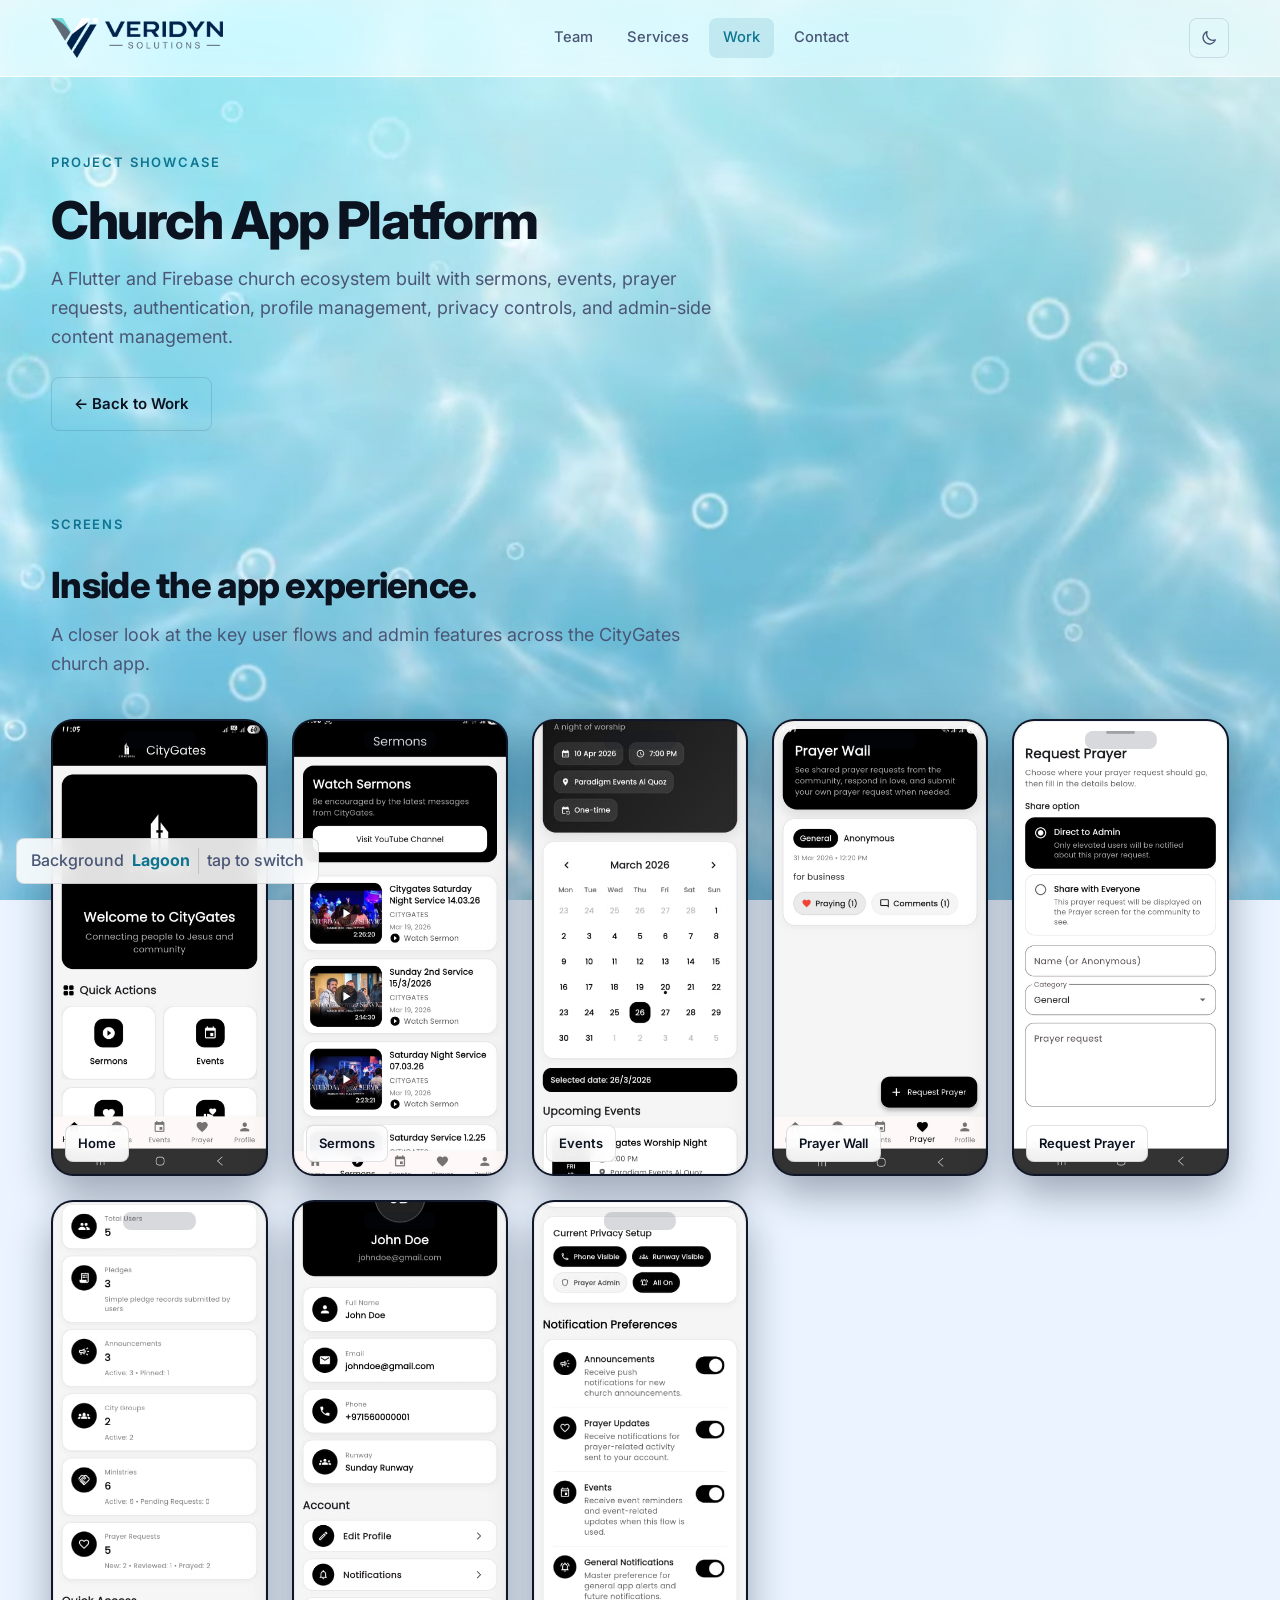
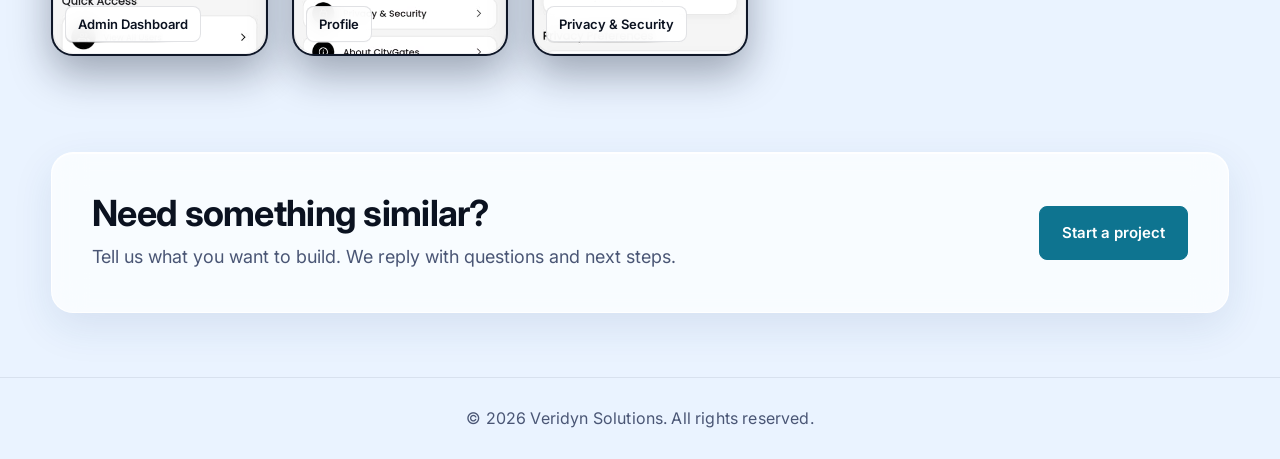
<file: church-app.html>
<!DOCTYPE html>
<html lang="en">
<head>
  <meta charset="UTF-8" />
  <meta name="viewport" content="width=device-width, initial-scale=1.0" />
  <title>Church App Platform | Veridyn Solutions</title>
  <meta name="description" content="A Flutter and Firebase church ecosystem featuring sermons, events, prayer, admin tools, and profile management." />
  <meta name="theme-color" content="#070b17" />
  <meta property="og:title" content="Church App Platform | Veridyn Solutions" />
  <meta property="og:description" content="A Flutter and Firebase church ecosystem featuring sermons, events, prayer, admin tools, and profile management." />
  <meta property="og:type" content="website" />
  <meta property="og:image" content="assets/Veridyn Solutions logo.png" />
  <meta name="twitter:card" content="summary_large_image" />
  <meta name="twitter:title" content="Church App Platform | Veridyn Solutions" />
  <meta name="twitter:description" content="A Flutter and Firebase church ecosystem featuring sermons, events, prayer, admin tools, and profile management." />
  <meta name="twitter:image" content="assets/Veridyn Solutions logo.png" />
  <link rel="icon" type="image/png" href="assets/Veridyn Solutions logo.png" />
  <link rel="preconnect" href="https://fonts.googleapis.com">
  <link rel="preconnect" href="https://fonts.gstatic.com" crossorigin>
  <link href="https://fonts.googleapis.com/css2?family=Inter:wght@400;500;600;700;800;900&display=swap" rel="stylesheet">
  <link rel="stylesheet" href="styles.css" />
  <script>(function(){var d=document.documentElement;d.classList.add("js");var t;try{t=localStorage.getItem("veridyn-theme")}catch(e){}if(t!=="light"&&t!=="dark"){t=window.matchMedia("(prefers-color-scheme: light)").matches?"light":"dark"}d.setAttribute("data-theme",t)})()</script>
  <script src="script.js" defer></script>
  <script src="background.js" defer></script>
</head>
<body>
  <canvas id="bg-canvas" aria-hidden="true"></canvas>
  

  <header class="site-header">
    <div class="container nav-wrap">
      <a href="index.html" class="brand" aria-label="Veridyn Solutions home">
        <img src="assets/logo-night.png" alt="Veridyn Solutions" class="brand-logo logo-night" width="172" height="40" />
        <img src="assets/logo-day.png" alt="Veridyn Solutions" class="brand-logo logo-day" width="172" height="40" />
      </a>

      <nav class="nav">
        <a href="index.html#team">Team</a>
        <a href="index.html#services">Services</a>
        <a href="index.html#work">Work</a>
        <a class="nav-cta" href="index.html#contact">Contact</a>
      </nav>
      <button class="theme-toggle" type="button" aria-label="Switch to day mode" aria-pressed="false">
        <svg class="i-sun" viewBox="0 0 24 24" aria-hidden="true"><circle cx="12" cy="12" r="4"/><path d="M12 2v2M12 20v2M4.9 4.9l1.4 1.4M17.7 17.7l1.4 1.4M2 12h2M20 12h2M4.9 19.1l1.4-1.4M17.7 6.3l1.4-1.4"/></svg>
        <svg class="i-moon" viewBox="0 0 24 24" aria-hidden="true"><path d="M20.5 14.5A8.5 8.5 0 0 1 9.5 3.5a8.5 8.5 0 1 0 11 11z"/></svg>
      </button>
    </div>
  </header>

  <main>
    <section class="project-page-hero">
      <div class="container project-page-shell">
        <div class="project-page-copy reveal">
          <div class="section-kicker">Project Showcase</div>
          <h1>Church App Platform</h1>
          <p>
            A Flutter and Firebase church ecosystem built with sermons, events, prayer requests,
            authentication, profile management, privacy controls, and admin-side content management.
          </p>

          <div class="project-page-actions">
            <a href="index.html#work" class="btn btn-secondary">← Back to Work</a>
          </div>
        </div>
      </div>
    </section>

    <section class="project-gallery-section">
      <div class="container">
        <div class="section-head reveal">
          <div class="section-kicker">Screens</div>
          <h2>Inside the app experience.</h2>
          <p>
            A closer look at the key user flows and admin features across the CityGates church app.
          </p>
        </div>

        <div class="project-gallery mobile-gallery">
          <div class="gallery-item phone-frame">
            <img src="assets/church_app/home.jpeg" alt="CityGates church app home screen">
            <span>Home</span>
          </div>

          <div class="gallery-item phone-frame">
            <img src="assets/church_app/sermons.jpeg" alt="CityGates church app sermons screen">
            <span>Sermons</span>
          </div>

          <div class="gallery-item phone-frame">
            <img src="assets/church_app/events.jpeg" alt="CityGates church app events screen">
            <span>Events</span>
          </div>

          <div class="gallery-item phone-frame">
            <img src="assets/church_app/prayer.jpeg" alt="CityGates church app prayer wall screen">
            <span>Prayer Wall</span>
          </div>

          <div class="gallery-item phone-frame">
            <img src="assets/church_app/request-prayer.jpeg" alt="CityGates request prayer screen">
            <span>Request Prayer</span>
          </div>

          <div class="gallery-item phone-frame">
            <img src="assets/church_app/admin-dashboard.jpeg" alt="CityGates admin dashboard screen">
            <span>Admin Dashboard</span>
          </div>

          <div class="gallery-item phone-frame">
            <img src="assets/church_app/profile.jpeg" alt="CityGates profile screen">
            <span>Profile</span>
          </div>

          <div class="gallery-item phone-frame">
            <img src="assets/church_app/privacy-settings.jpeg" alt="CityGates privacy and security screen">
            <span>Privacy &amp; Security</span>
          </div>
        </div>
      </div>
    </section>
    <section class="project-cta">
      <div class="container project-cta-inner reveal">
        <div>
          <h2>Need something similar?</h2>
          <p>Tell us what you want to build. We reply with questions and next steps.</p>
        </div>
        <a href="index.html#contact" class="btn btn-primary">Start a project</a>
      </div>
    </section>
  </main>

  <footer class="site-footer">
    <div class="container footer-inner">
      <p>© 2026 Veridyn Solutions. All rights reserved.</p>
    </div>
  </footer>
</body>
</html>
</file>
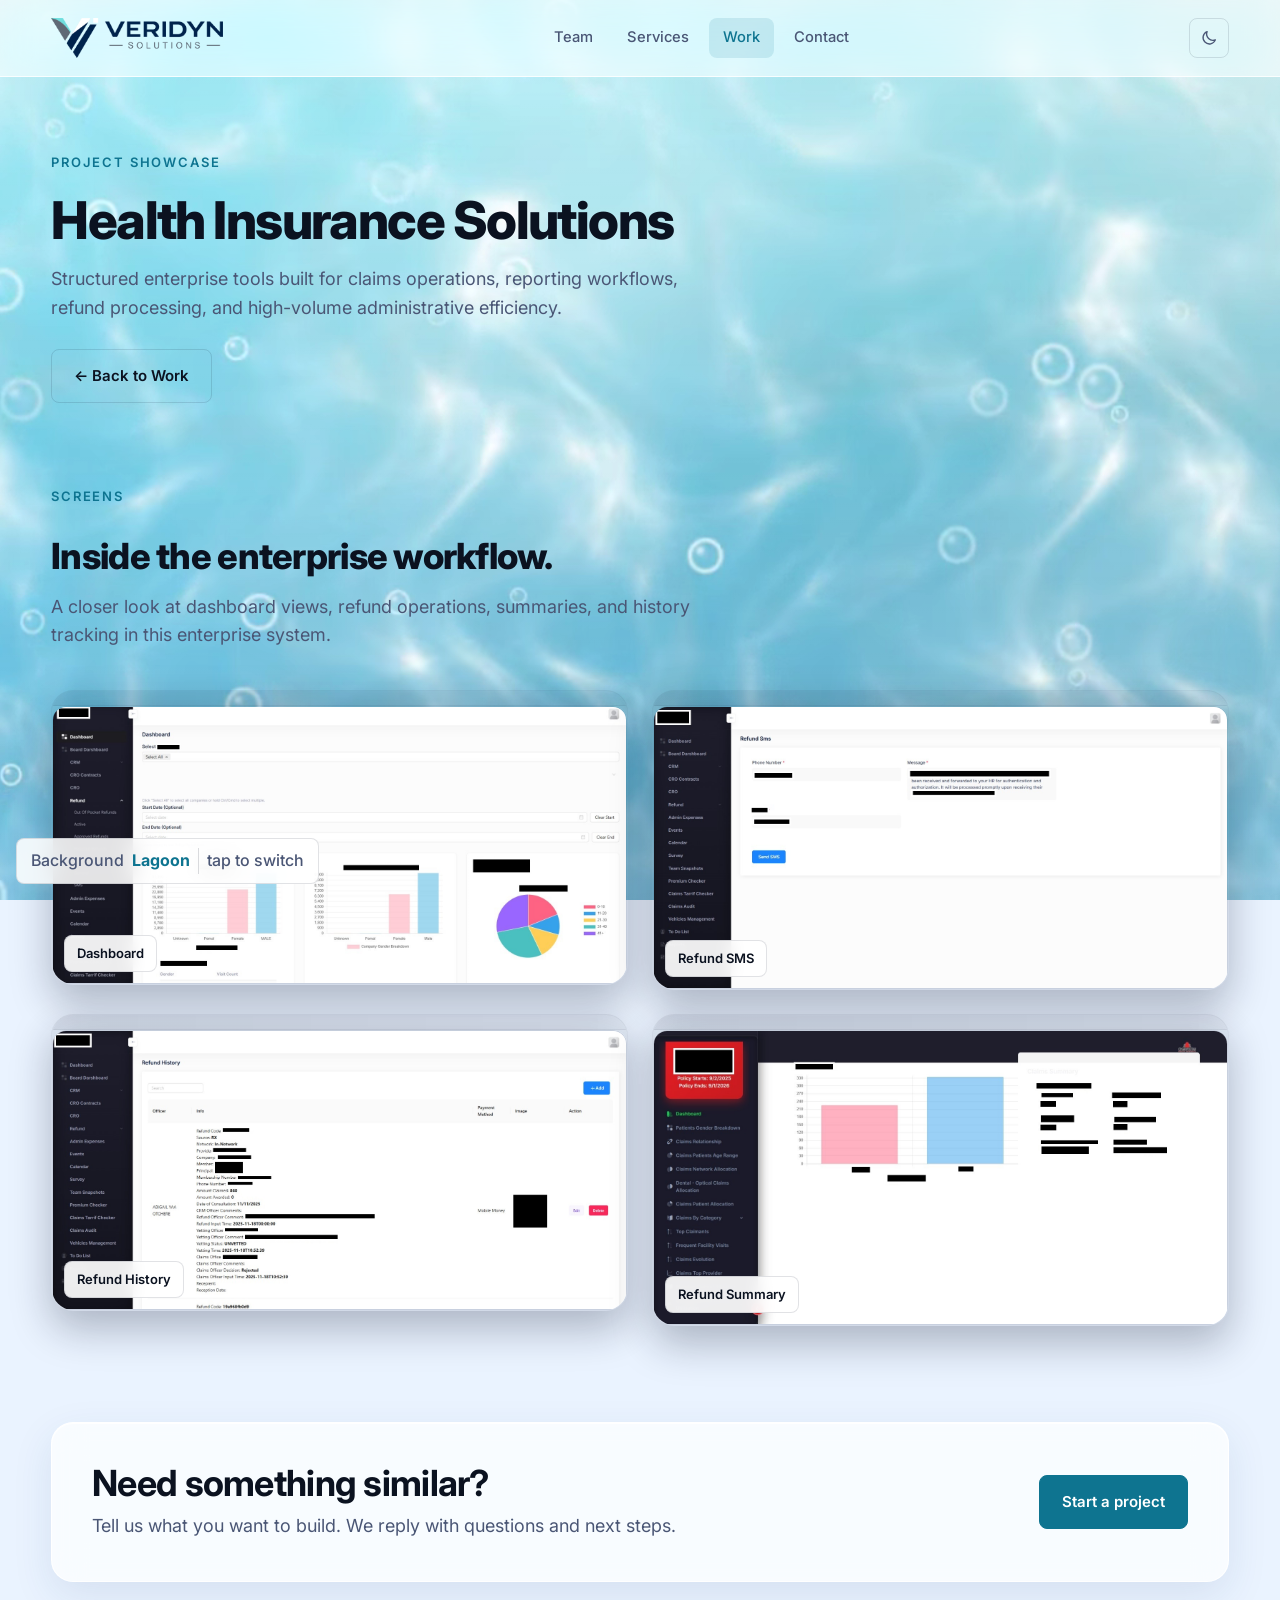
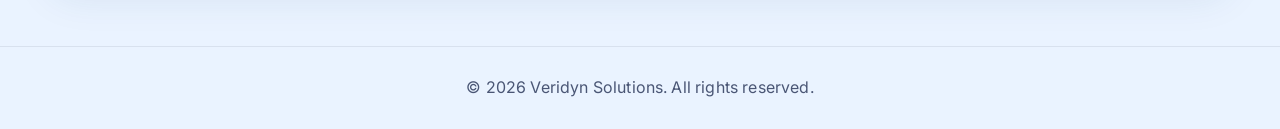
<file: enterprise-systems.html>
<!DOCTYPE html>
<html lang="en">
<head>
  <meta charset="UTF-8" />
  <meta name="viewport" content="width=device-width, initial-scale=1.0" />
  <title>Health Insurance Solutions | Veridyn Solutions</title>
  <meta name="description" content="Enterprise dashboards and workflow tools designed for claims operations, refund processing, and reporting." />
  <meta name="theme-color" content="#070b17" />
  <meta property="og:title" content="Health Insurance Solutions | Veridyn Solutions" />
  <meta property="og:description" content="Enterprise dashboards and workflow tools designed for claims operations, refund processing, and reporting." />
  <meta property="og:type" content="website" />
  <meta property="og:image" content="assets/Veridyn Solutions logo.png" />
  <meta name="twitter:card" content="summary_large_image" />
  <meta name="twitter:title" content="Health Insurance Solutions | Veridyn Solutions" />
  <meta name="twitter:description" content="Enterprise dashboards and workflow tools designed for claims operations, refund processing, and reporting." />
  <meta name="twitter:image" content="assets/Veridyn Solutions logo.png" />
  <link rel="icon" type="image/png" href="assets/Veridyn Solutions logo.png" />
  <link rel="preconnect" href="https://fonts.googleapis.com">
  <link rel="preconnect" href="https://fonts.gstatic.com" crossorigin>
  <link href="https://fonts.googleapis.com/css2?family=Inter:wght@400;500;600;700;800;900&display=swap" rel="stylesheet">
  <link rel="stylesheet" href="styles.css" />
  <script>(function(){var d=document.documentElement;d.classList.add("js");var t;try{t=localStorage.getItem("veridyn-theme")}catch(e){}if(t!=="light"&&t!=="dark"){t=window.matchMedia("(prefers-color-scheme: light)").matches?"light":"dark"}d.setAttribute("data-theme",t)})()</script>
  <script src="script.js" defer></script>
  <script src="background.js" defer></script>
</head>
<body>
  <canvas id="bg-canvas" aria-hidden="true"></canvas>
  

  <header class="site-header">
    <div class="container nav-wrap">
      <a href="index.html" class="brand" aria-label="Veridyn Solutions home">
        <img src="assets/logo-night.png" alt="Veridyn Solutions" class="brand-logo logo-night" width="172" height="40" />
        <img src="assets/logo-day.png" alt="Veridyn Solutions" class="brand-logo logo-day" width="172" height="40" />
      </a>

      <nav class="nav">
        <a href="index.html#team">Team</a>
        <a href="index.html#services">Services</a>
        <a href="index.html#work">Work</a>
        <a class="nav-cta" href="index.html#contact">Contact</a>
      </nav>
      <button class="theme-toggle" type="button" aria-label="Switch to day mode" aria-pressed="false">
        <svg class="i-sun" viewBox="0 0 24 24" aria-hidden="true"><circle cx="12" cy="12" r="4"/><path d="M12 2v2M12 20v2M4.9 4.9l1.4 1.4M17.7 17.7l1.4 1.4M2 12h2M20 12h2M4.9 19.1l1.4-1.4M17.7 6.3l1.4-1.4"/></svg>
        <svg class="i-moon" viewBox="0 0 24 24" aria-hidden="true"><path d="M20.5 14.5A8.5 8.5 0 0 1 9.5 3.5a8.5 8.5 0 1 0 11 11z"/></svg>
      </button>
    </div>
  </header>

  <main>
    <section class="project-page-hero">
      <div class="container project-page-shell">
        <div class="project-page-copy reveal">
          <div class="section-kicker">Project Showcase</div>
          <h1>Health Insurance Solutions</h1>
          <p>
            Structured enterprise tools built for claims operations, reporting workflows,
            refund processing, and high-volume administrative efficiency.
          </p>

          <div class="project-page-actions">
            <a href="index.html#work" class="btn btn-secondary">← Back to Work</a>
          </div>
        </div>
      </div>
    </section>

    <section class="project-gallery-section">
      <div class="container">
        <div class="section-head reveal">
          <div class="section-kicker">Screens</div>
          <h2>Inside the enterprise workflow.</h2>
          <p>
            A closer look at dashboard views, refund operations, summaries, and history tracking in this enterprise system.
          </p>
        </div>

        <div class="project-gallery website-gallery">
          <div class="gallery-item website-shot">
            <img src="assets/enterprise_systems/dashboard.jpeg" alt="Health insurance dashboard preview">
            <span>Dashboard</span>
          </div>

          <div class="gallery-item website-shot">
            <img src="assets/enterprise_systems/refund-sms.jpeg" alt="Refund SMS workflow preview">
            <span>Refund SMS</span>
          </div>

          <div class="gallery-item website-shot">
            <img src="assets/enterprise_systems/refund-history.jpeg" alt="Refund history preview">
            <span>Refund History</span>
          </div>

          <div class="gallery-item website-shot">
            <img src="assets/enterprise_systems/summary.jpeg" alt="Refund summary preview">
            <span>Refund Summary</span>
          </div>
        </div>
      </div>
    </section>
    <section class="project-cta">
      <div class="container project-cta-inner reveal">
        <div>
          <h2>Need something similar?</h2>
          <p>Tell us what you want to build. We reply with questions and next steps.</p>
        </div>
        <a href="index.html#contact" class="btn btn-primary">Start a project</a>
      </div>
    </section>
  </main>

  <footer class="site-footer">
    <div class="container footer-inner">
      <p>© 2026 Veridyn Solutions. All rights reserved.</p>
    </div>
  </footer>
</body>
</html>
</file>
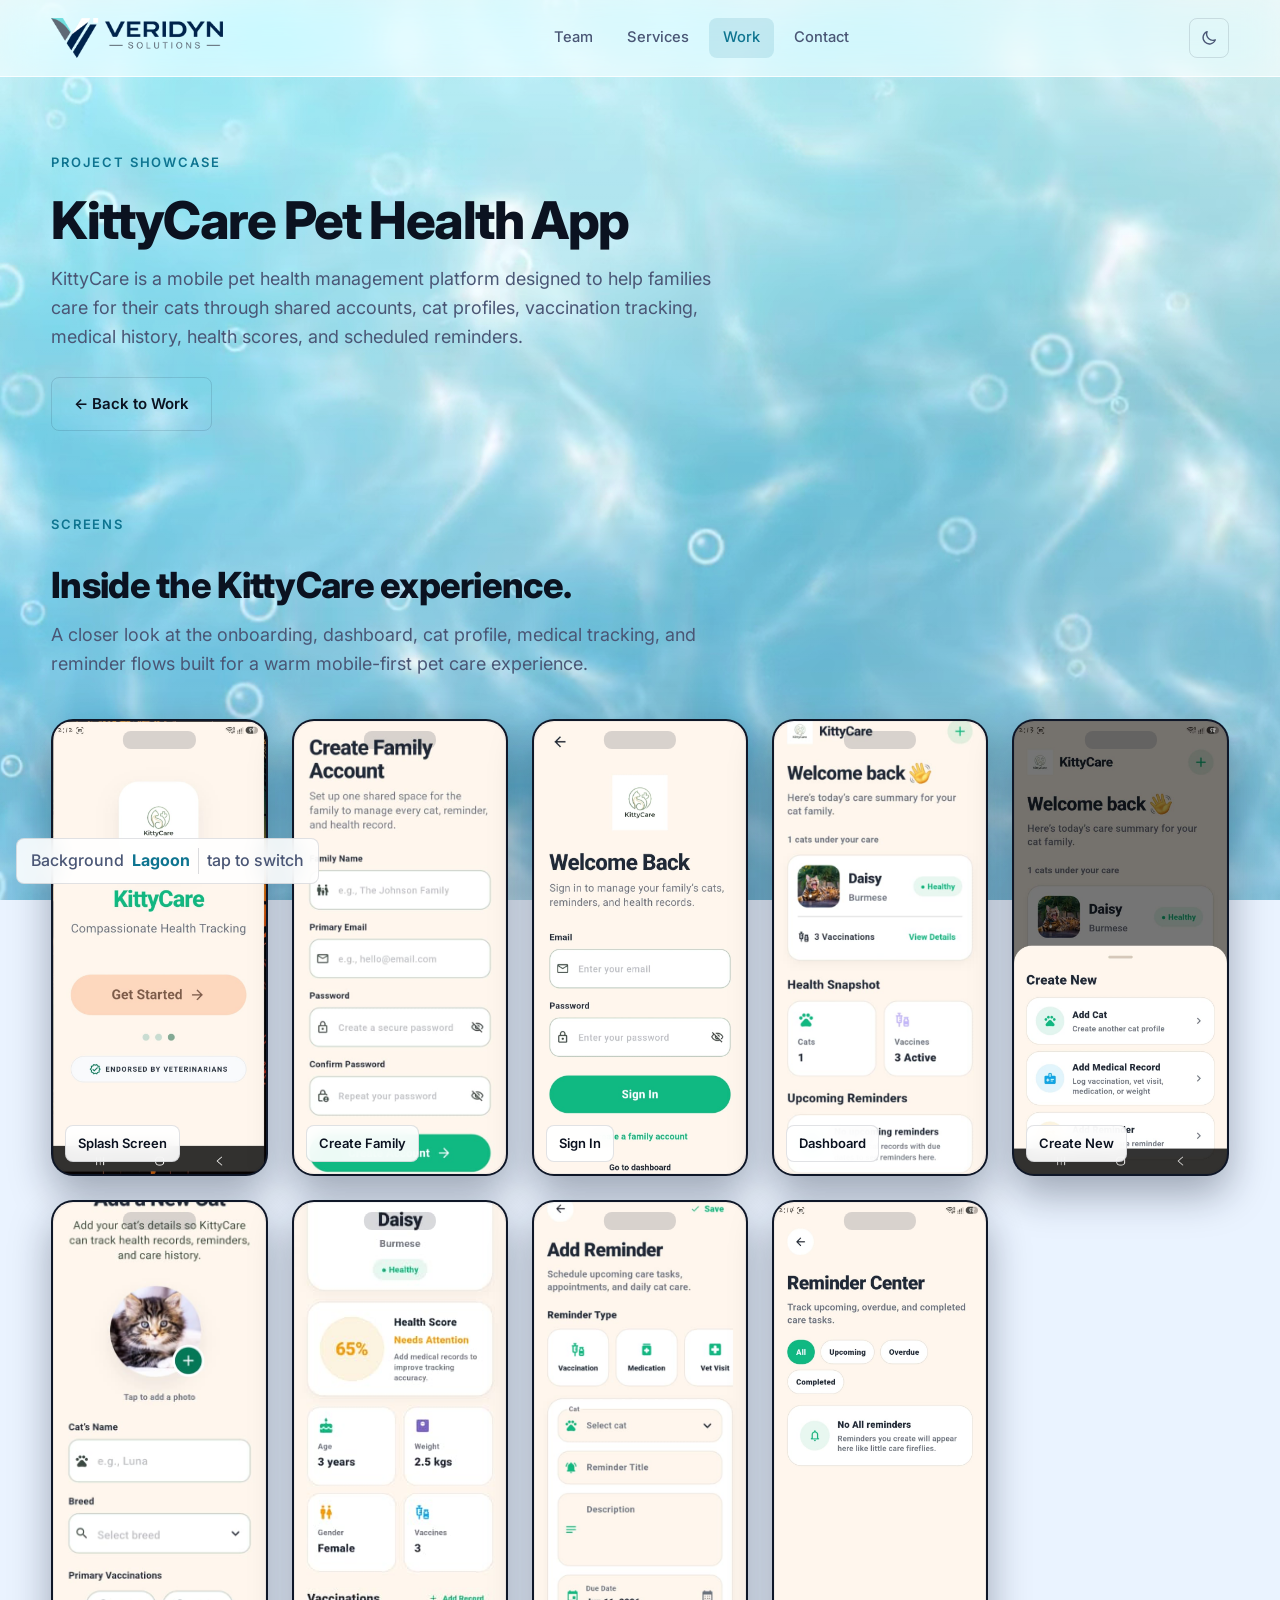
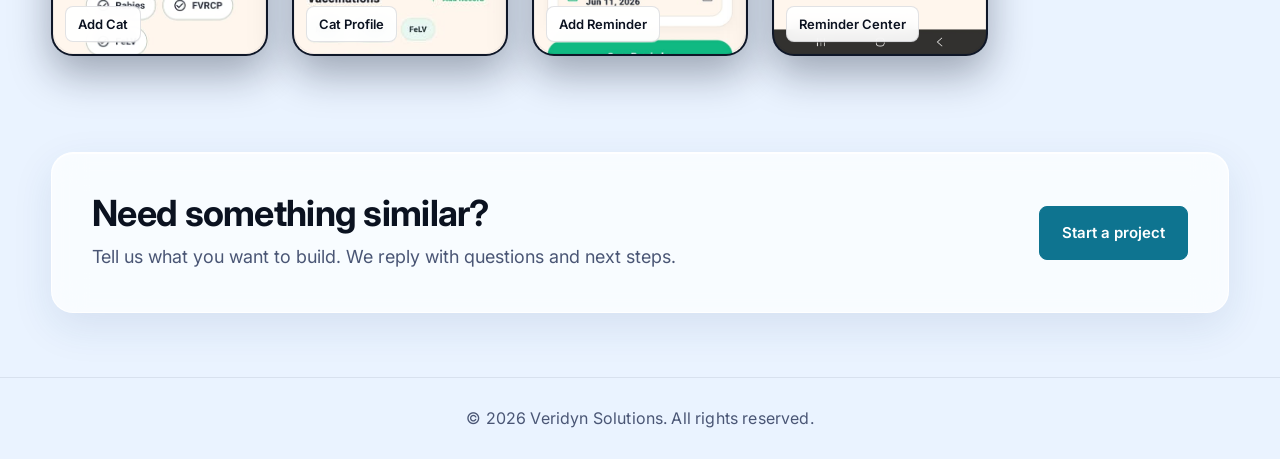
<file: kittycare-project.html>
<!DOCTYPE html>
<html lang="en">
<head>
  <meta charset="UTF-8" />
  <meta name="viewport" content="width=device-width, initial-scale=1.0" />
  <title>KittyCare Pet Health App | Veridyn Solutions</title>
  <meta name="description" content="KittyCare is a Flutter and Firebase pet health management app for family-based cat care, vaccination tracking, reminders, and medical records." />
  <meta name="theme-color" content="#070b17" />
  <meta property="og:title" content="KittyCare Pet Health App | Veridyn Solutions" />
  <meta property="og:description" content="A mobile pet health management app for family-based cat care, reminders, vaccinations, and medical records." />
  <meta property="og:type" content="website" />
  <meta property="og:image" content="assets/kittycare/dashboard.jpeg" />
  <meta name="twitter:card" content="summary_large_image" />
  <meta name="twitter:title" content="KittyCare Pet Health App | Veridyn Solutions" />
  <meta name="twitter:description" content="A Flutter and Firebase pet health management app for family-based cat care." />
  <meta name="twitter:image" content="assets/kittycare/dashboard.jpeg" />
  <link rel="icon" type="image/png" href="assets/Veridyn Solutions logo.png" />
  <link rel="preconnect" href="https://fonts.googleapis.com">
  <link rel="preconnect" href="https://fonts.gstatic.com" crossorigin>
  <link href="https://fonts.googleapis.com/css2?family=Inter:wght@400;500;600;700;800;900&display=swap" rel="stylesheet">
  <link rel="stylesheet" href="styles.css" />
  <script>(function(){var d=document.documentElement;d.classList.add("js");var t;try{t=localStorage.getItem("veridyn-theme")}catch(e){}if(t!=="light"&&t!=="dark"){t=window.matchMedia("(prefers-color-scheme: light)").matches?"light":"dark"}d.setAttribute("data-theme",t)})()</script>
  <script src="script.js" defer></script>
  <script src="background.js" defer></script>
</head>
<body>
  <canvas id="bg-canvas" aria-hidden="true"></canvas>
  

  <header class="site-header">
    <div class="container nav-wrap">
      <a href="index.html" class="brand" aria-label="Veridyn Solutions home">
        <img src="assets/logo-night.png" alt="Veridyn Solutions" class="brand-logo logo-night" width="172" height="40" />
        <img src="assets/logo-day.png" alt="Veridyn Solutions" class="brand-logo logo-day" width="172" height="40" />
      </a>

      <nav class="nav">
        <a href="index.html#team">Team</a>
        <a href="index.html#services">Services</a>
        <a href="index.html#work">Work</a>
        <a class="nav-cta" href="index.html#contact">Contact</a>
      </nav>
      <button class="theme-toggle" type="button" aria-label="Switch to day mode" aria-pressed="false">
        <svg class="i-sun" viewBox="0 0 24 24" aria-hidden="true"><circle cx="12" cy="12" r="4"/><path d="M12 2v2M12 20v2M4.9 4.9l1.4 1.4M17.7 17.7l1.4 1.4M2 12h2M20 12h2M4.9 19.1l1.4-1.4M17.7 6.3l1.4-1.4"/></svg>
        <svg class="i-moon" viewBox="0 0 24 24" aria-hidden="true"><path d="M20.5 14.5A8.5 8.5 0 0 1 9.5 3.5a8.5 8.5 0 1 0 11 11z"/></svg>
      </button>
    </div>
  </header>

  <main>
    <section class="project-page-hero">
      <div class="container project-page-shell">
        <div class="project-page-copy reveal">
          <div class="section-kicker">Project Showcase</div>
          <h1>KittyCare Pet Health App</h1>
          <p>
            KittyCare is a mobile pet health management platform designed to help families
            care for their cats through shared accounts, cat profiles, vaccination tracking,
            medical history, health scores, and scheduled reminders.
          </p>

          <div class="project-page-actions">
            <a href="index.html#work" class="btn btn-secondary">← Back to Work</a>
          </div>
        </div>
      </div>
    </section>

    <section class="project-gallery-section">
      <div class="container">
        <div class="section-head reveal">
          <div class="section-kicker">Screens</div>
          <h2>Inside the KittyCare experience.</h2>
          <p>
            A closer look at the onboarding, dashboard, cat profile, medical tracking,
            and reminder flows built for a warm mobile-first pet care experience.
          </p>
        </div>

        <div class="project-gallery mobile-gallery">
          <div class="gallery-item phone-frame">
            <img src="assets/kittycare/splash-screen.jpeg" alt="KittyCare splash screen">
            <span>Splash Screen</span>
          </div>

          <div class="gallery-item phone-frame">
            <img src="assets/kittycare/sign-up.jpeg" alt="KittyCare create family account screen">
            <span>Create Family</span>
          </div>

          <div class="gallery-item phone-frame">
            <img src="assets/kittycare/sign-in.jpeg" alt="KittyCare sign in screen">
            <span>Sign In</span>
          </div>

          <div class="gallery-item phone-frame">
            <img src="assets/kittycare/dashboard.jpeg" alt="KittyCare dashboard screen">
            <span>Dashboard</span>
          </div>

          <div class="gallery-item phone-frame">
            <img src="assets/kittycare/add-menu.jpeg" alt="KittyCare create new bottom sheet">
            <span>Create New</span>
          </div>

          <div class="gallery-item phone-frame">
            <img src="assets/kittycare/new-cat.jpeg" alt="KittyCare add new cat screen">
            <span>Add Cat</span>
          </div>

          <div class="gallery-item phone-frame">
            <img src="assets/kittycare/cat-profile.jpeg" alt="KittyCare cat profile screen">
            <span>Cat Profile</span>
          </div>

          <div class="gallery-item phone-frame">
            <img src="assets/kittycare/add-reminder.jpeg" alt="KittyCare add reminder screen">
            <span>Add Reminder</span>
          </div>

          <div class="gallery-item phone-frame">
            <img src="assets/kittycare/reminders.jpeg" alt="KittyCare reminder center screen">
            <span>Reminder Center</span>
          </div>
        </div>
      </div>
    </section>
    <section class="project-cta">
      <div class="container project-cta-inner reveal">
        <div>
          <h2>Need something similar?</h2>
          <p>Tell us what you want to build. We reply with questions and next steps.</p>
        </div>
        <a href="index.html#contact" class="btn btn-primary">Start a project</a>
      </div>
    </section>
  </main>

  <footer class="site-footer">
    <div class="container footer-inner">
      <p>© 2026 Veridyn Solutions. All rights reserved.</p>
    </div>
  </footer>
</body>
</html>
</file>
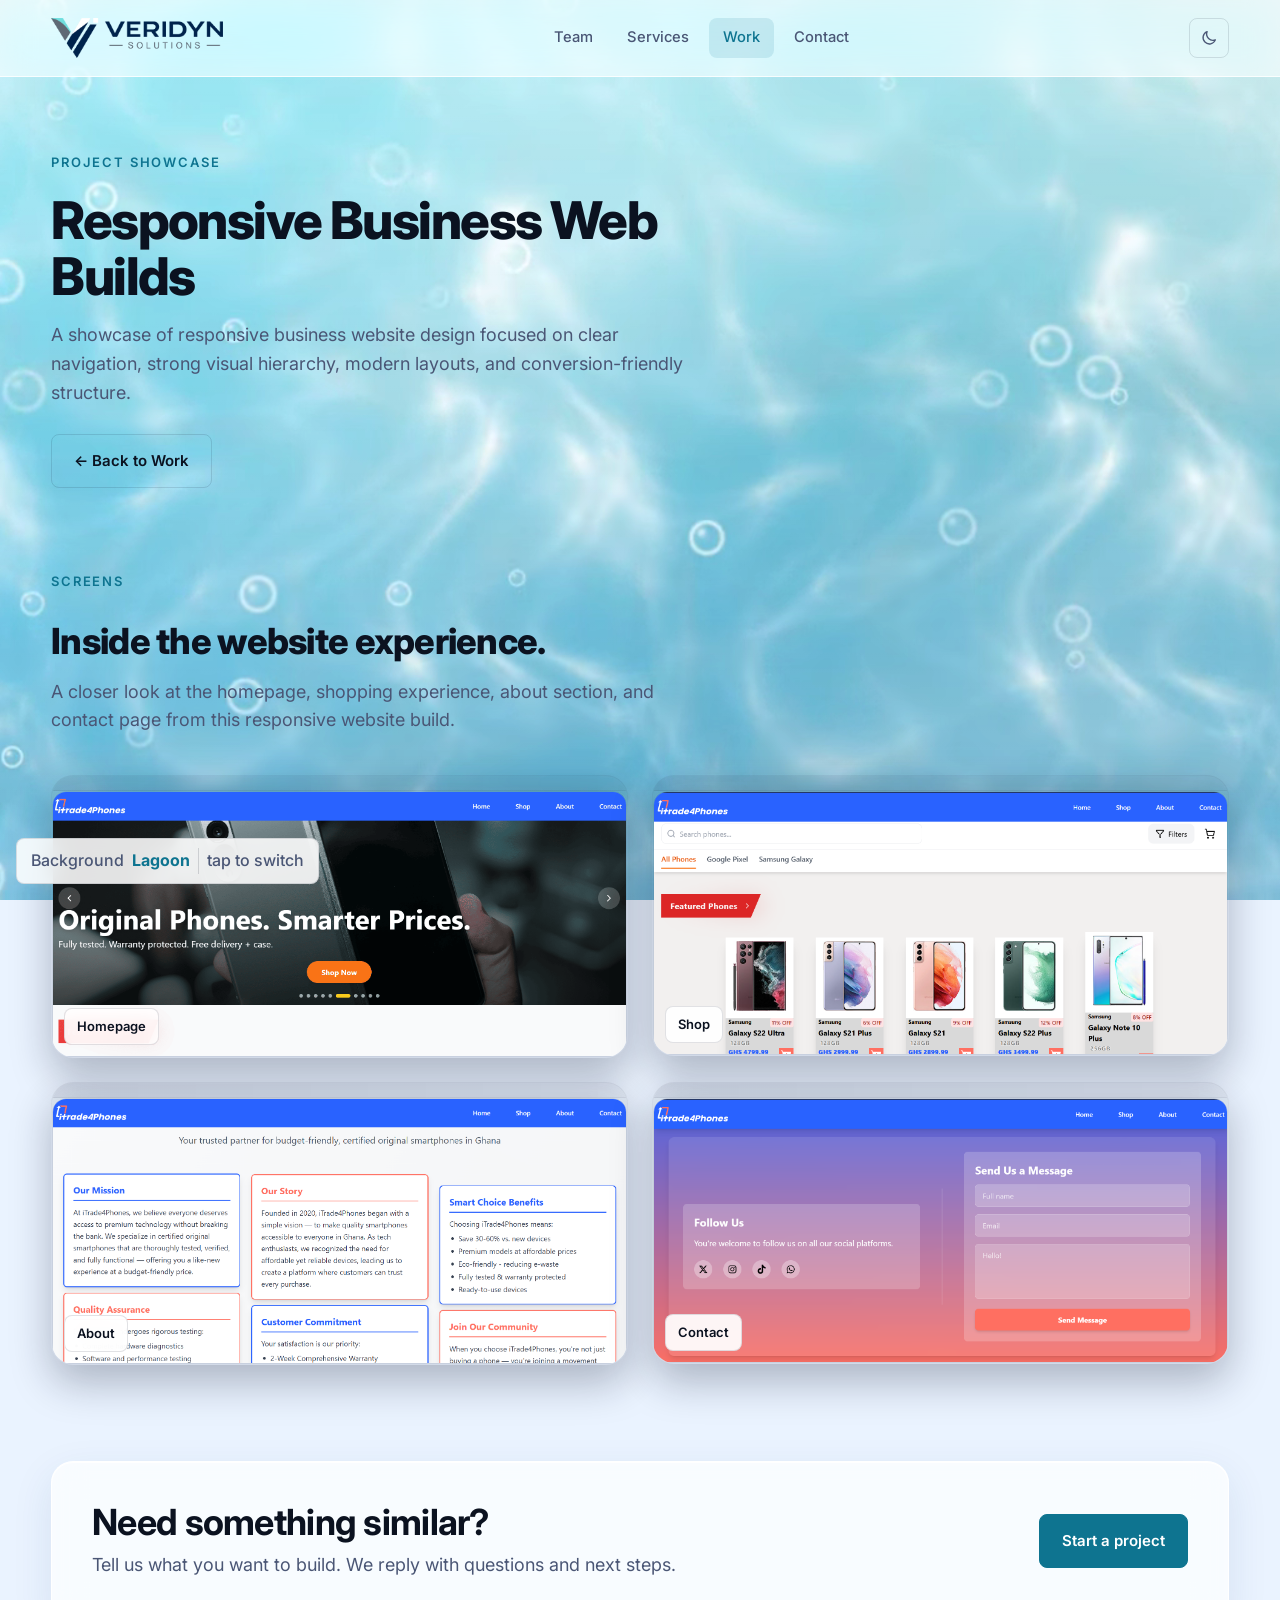
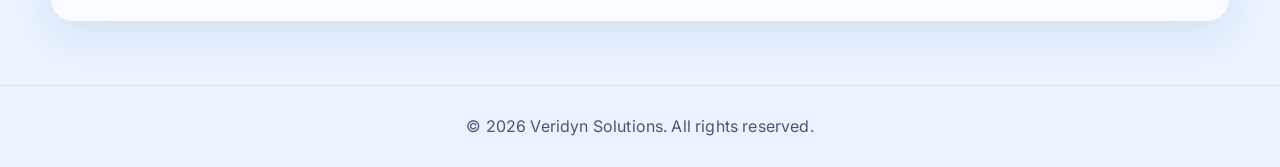
<file: studio-websites.html>
<!DOCTYPE html>
<html lang="en">
<head>
  <meta charset="UTF-8" />
  <meta name="viewport" content="width=device-width, initial-scale=1.0" />
  <title>Responsive Business Web Builds | Veridyn Solutions</title>
  <meta name="description" content="Responsive website design work focused on strong visual hierarchy, clear navigation, and conversion-friendly layouts." />
  <meta name="theme-color" content="#070b17" />
  <meta property="og:title" content="Responsive Business Web Builds | Veridyn Solutions" />
  <meta property="og:description" content="Responsive website design work focused on strong visual hierarchy, clear navigation, and conversion-friendly layouts." />
  <meta property="og:type" content="website" />
  <meta property="og:image" content="assets/Veridyn Solutions logo.png" />
  <meta name="twitter:card" content="summary_large_image" />
  <meta name="twitter:title" content="Responsive Business Web Builds | Veridyn Solutions" />
  <meta name="twitter:description" content="Responsive website design work focused on strong visual hierarchy, clear navigation, and conversion-friendly layouts." />
  <meta name="twitter:image" content="assets/Veridyn Solutions logo.png" />
  <link rel="icon" type="image/png" href="assets/Veridyn Solutions logo.png" />
  <link rel="preconnect" href="https://fonts.googleapis.com">
  <link rel="preconnect" href="https://fonts.gstatic.com" crossorigin>
  <link href="https://fonts.googleapis.com/css2?family=Inter:wght@400;500;600;700;800;900&display=swap" rel="stylesheet">
  <link rel="stylesheet" href="styles.css" />
  <script>(function(){var d=document.documentElement;d.classList.add("js");var t;try{t=localStorage.getItem("veridyn-theme")}catch(e){}if(t!=="light"&&t!=="dark"){t=window.matchMedia("(prefers-color-scheme: light)").matches?"light":"dark"}d.setAttribute("data-theme",t)})()</script>
  <script src="script.js" defer></script>
  <script src="background.js" defer></script>
</head>
<body>
  <canvas id="bg-canvas" aria-hidden="true"></canvas>
  

  <header class="site-header">
    <div class="container nav-wrap">
      <a href="index.html" class="brand" aria-label="Veridyn Solutions home">
        <img src="assets/logo-night.png" alt="Veridyn Solutions" class="brand-logo logo-night" width="172" height="40" />
        <img src="assets/logo-day.png" alt="Veridyn Solutions" class="brand-logo logo-day" width="172" height="40" />
      </a>

      <nav class="nav">
        <a href="index.html#team">Team</a>
        <a href="index.html#services">Services</a>
        <a href="index.html#work">Work</a>
        <a class="nav-cta" href="index.html#contact">Contact</a>
      </nav>
      <button class="theme-toggle" type="button" aria-label="Switch to day mode" aria-pressed="false">
        <svg class="i-sun" viewBox="0 0 24 24" aria-hidden="true"><circle cx="12" cy="12" r="4"/><path d="M12 2v2M12 20v2M4.9 4.9l1.4 1.4M17.7 17.7l1.4 1.4M2 12h2M20 12h2M4.9 19.1l1.4-1.4M17.7 6.3l1.4-1.4"/></svg>
        <svg class="i-moon" viewBox="0 0 24 24" aria-hidden="true"><path d="M20.5 14.5A8.5 8.5 0 0 1 9.5 3.5a8.5 8.5 0 1 0 11 11z"/></svg>
      </button>
    </div>
  </header>

  <main>
    <section class="project-page-hero">
      <div class="container project-page-shell">
        <div class="project-page-copy reveal">
          <div class="section-kicker">Project Showcase</div>
          <h1>Responsive Business Web Builds</h1>
          <p>
            A showcase of responsive business website design focused on clear navigation,
            strong visual hierarchy, modern layouts, and conversion-friendly structure.
          </p>

          <div class="project-page-actions">
            <a href="index.html#work" class="btn btn-secondary">← Back to Work</a>
          </div>
        </div>
      </div>
    </section>

    <section class="project-gallery-section">
      <div class="container">
        <div class="section-head reveal">
          <div class="section-kicker">Screens</div>
          <h2>Inside the website experience.</h2>
          <p>
            A closer look at the homepage, shopping experience, about section, and contact page from this responsive website build.
          </p>
        </div>

        <div class="project-gallery website-gallery">
          <div class="gallery-item website-shot">
            <img src="assets/studio_websites/homepage.png" alt="Homepage design preview">
            <span>Homepage</span>
          </div>

          <div class="gallery-item website-shot">
            <img src="assets/studio_websites/shop.png" alt="Shop page design preview">
            <span>Shop</span>
          </div>

          <div class="gallery-item website-shot">
            <img src="assets/studio_websites/about.png" alt="About page design preview">
            <span>About</span>
          </div>

          <div class="gallery-item website-shot">
            <img src="assets/studio_websites/contact.png" alt="Contact page design preview">
            <span>Contact</span>
          </div>
        </div>
      </div>
    </section>
    <section class="project-cta">
      <div class="container project-cta-inner reveal">
        <div>
          <h2>Need something similar?</h2>
          <p>Tell us what you want to build. We reply with questions and next steps.</p>
        </div>
        <a href="index.html#contact" class="btn btn-primary">Start a project</a>
      </div>
    </section>
  </main>

  <footer class="site-footer">
    <div class="container footer-inner">
      <p>© 2026 Veridyn Solutions. All rights reserved.</p>
    </div>
  </footer>
</body>
</html>
</file>
<file: styles.css>
:root {
  --bg: #070b17;
  --bg-2: #0b1020;
  --text: #f4f7ff;
  --muted: #aab4d0;
  --line: rgba(var(--fg-rgb), 0.08);
  --glass: rgba(var(--ink-rgb), 0.62);
  --glass-strong: rgba(var(--ink-rgb), 0.84);
  --cyan: #56e5ff;
  --blue: #69a9ff;
  --violet: #8d6bff;
  --pink: #ff4fd8;
  --lime: #c9ff75;
  --shadow: 0 30px 80px rgba(var(--shadow-rgb), 0.35);
  --radius-xl: 32px;
  --radius-lg: 24px;
  --radius-md: 18px;
  --max-width: 1200px;
}

* {
  box-sizing: border-box;
  margin: 0;
  padding: 0;
}

html {
  scroll-behavior: smooth;
}

body {
  font-family: "Inter", sans-serif;
  color: var(--text);
  background:
    radial-gradient(circle at 20% 20%, rgba(0, 140, 255, 0.08), transparent 40%),
    radial-gradient(circle at 80% 30%, rgba(255, 120, 0, 0.08), transparent 40%),
    radial-gradient(circle at 50% 80%, rgba(140, 0, 255, 0.06), transparent 50%),
    radial-gradient(circle at 15% 20%, rgba(var(--accent-rgb), 0.12), transparent 0 24%),
    radial-gradient(circle at 85% 10%, rgba(141, 107, 255, 0.14), transparent 0 22%),
    radial-gradient(circle at 70% 60%, rgba(var(--accent-rgb), 0.08), transparent 0 20%),
    linear-gradient(180deg, #05070f 0%, #070b17 100%);
  line-height: 1.65;
  overflow-x: hidden;
  position: relative;
}

body::before {
  content: "";
  position: fixed;
  inset: 0;
  background-image:
    linear-gradient(rgba(var(--fg-rgb), 0.025) 1px, transparent 1px),
    linear-gradient(90deg, rgba(var(--fg-rgb), 0.025) 1px, transparent 1px);
  background-size: 60px 60px;
  pointer-events: none;
  z-index: -3;
  opacity: 0.35;
}

.bg-orb {
  position: fixed;
  width: 500px;
  height: 500px;
  border-radius: 50%;
  filter: blur(120px);
  opacity: 0.22;
  z-index: -2;
  pointer-events: none;
  animation: floatOrb 12s ease-in-out infinite;
}

.orb-1 {
  top: -100px;
  left: -100px;
  background: #00c6ff;
}

.orb-2 {
  top: 40%;
  right: -150px;
  background: #ff7a18;
  animation-delay: 2s;
}

.orb-3 {
  bottom: -150px;
  left: 30%;
  background: #8a2be2;
  animation-delay: 4s;
}

.page-noise {
  position: fixed;
  inset: 0;
  pointer-events: none;
  opacity: 0.04;
  background-image:
    linear-gradient(rgba(var(--fg-rgb), 0.06) 1px, transparent 1px),
    linear-gradient(90deg, rgba(var(--fg-rgb), 0.04) 1px, transparent 1px);
  background-size: 110px 110px;
  mask-image: radial-gradient(circle at center, black 45%, transparent 100%);
  z-index: -1;
}

img {
  max-width: 100%;
  display: block;
}

a {
  color: inherit;
  text-decoration: none;
}

.container {
  width: min(92%, var(--max-width));
  margin: 0 auto;
}

.glass {
  background: linear-gradient(180deg, rgba(var(--fg-rgb), 0.06), rgba(var(--fg-rgb), 0.02));
  border: 1px solid var(--line);
  box-shadow: var(--shadow);
  backdrop-filter: blur(20px);
}

.site-header {
  position: sticky;
  top: 0;
  z-index: 100;
  background: rgba(var(--ink-rgb), 0.6);
  backdrop-filter: blur(16px);
  border-bottom: 1px solid rgba(var(--fg-rgb), 0.06);
}

.nav-wrap {
  height: 84px;
  display: flex;
  align-items: center;
  justify-content: space-between;
  gap: 28px;
}

.brand {
  display: inline-flex;
  align-items: center;
  height: 100%;
  min-width: 0;
  flex-shrink: 0;
}

.brand-logo-large {
  width: auto;
  height: 150px;
  object-fit: contain;
  display: block;
  filter: brightness(1.5) contrast(1.2);
  transition: transform 0.25s ease, filter 0.25s ease;
  transform-origin: left center;
}

.brand:hover .brand-logo-large {
  transform: scale(1.03);
  filter: brightness(1.62) contrast(1.24);
}

.nav {
  display: flex;
  align-items: center;
  gap: 28px;
  flex-wrap: wrap;
}

.nav a {
  color: var(--muted);
  font-weight: 600;
  transition: color 0.25s ease, transform 0.25s ease;
}

.nav a:hover {
  color: var(--text);
  transform: translateY(-2px);
}

.hero {
  padding: 82px 0 50px;
}

.hero-grid {
  display: grid;
  grid-template-columns: 1.2fr 0.8fr;
  gap: 34px;
  align-items: center;
}

.eyebrow,
.section-kicker,
.mini-tag,
.project-badge {
  display: inline-flex;
  align-items: center;
  gap: 10px;
  padding: 9px 14px;
  border-radius: var(--r-sm);
  font-weight: 700;
  letter-spacing: 0.02em;
}

.eyebrow,
.section-kicker,
.mini-tag {
  color: #d8f8ff;
  background: rgba(var(--accent-rgb), 0.08);
  border: 1px solid rgba(var(--accent-rgb), 0.18);
}

.hero-copy h1,
.project-page-copy h1 {
  font-size: clamp(3rem, 7vw, 6rem);
  line-height: 0.98;
  letter-spacing: -0.06em;
  margin: 22px 0 24px;
  max-width: 820px;
}

.hero-copy h1 span {
  color: var(--cyan);
}

.hero-copy p,
.section-head p,
.member-bio,
.service-card p,
.project-card p,
.contact-shell p,
.project-page-copy p {
  color: var(--muted);
}

.hero-copy p,
.section-head p,
.contact-lead,
.project-page-copy p {
  max-width: 65ch;
}

.hero-copy p {
  font-size: 1.08rem;
}

.hero-actions,
.project-page-actions,
.project-actions {
  display: flex;
  gap: 14px;
  flex-wrap: wrap;
  margin: 30px 0 0;
}

.hero-actions {
  gap: 18px;
  margin: 30px 0 24px;
  align-items: center;
}

.hero-actions .btn {
  min-width: 240px;
}

.btn {
  display: inline-flex;
  align-items: center;
  justify-content: center;
  min-height: 54px;
  padding: 0 22px;
  border-radius: var(--r-md);
  font-weight: 800;
  transition: transform 0.25s ease, box-shadow 0.25s ease, border-color 0.25s ease;
}

.btn:hover {
  transform: translateY(-3px);
}

.btn-primary {
  color: var(--on-accent);
  background: linear-gradient(135deg, var(--cyan), var(--blue), var(--pink));
}

.btn-secondary {
  border: 1px solid rgba(var(--fg-rgb), 0.12);
  background: rgba(var(--fg-rgb), 0.03);
}

.hero-stats {
  display: grid;
  grid-template-columns: repeat(3, minmax(0, 1fr));
  gap: 22px;
  margin-top: 0;
  max-width: 1020px;
}

.hero-stats article {
  min-height: 238px;
  padding: 28px 30px;
  border-radius: var(--r-lg);
  background: rgba(var(--fg-rgb), 0.035);
  border: 1px solid rgba(var(--fg-rgb), 0.08);
  display: flex;
  flex-direction: column;
  justify-content: flex-start;
}

.hero-stats strong {
  display: block;
  font-size: 1.2rem;
  margin-bottom: 18px;
}

.hero-stats span {
  color: var(--muted);
  font-size: 0.95rem;
  line-height: 1.7;
  max-width: 18ch;
}

.hero-visual {
  position: relative;
  min-height: 520px;
  display: grid;
  align-items: center;
}

.hero-panel {
  position: relative;
  z-index: 2;
  border-radius: var(--r-lg);
  padding: 28px;
}

.stack-tiles {
  display: flex;
  flex-wrap: wrap;
  gap: 12px;
  margin-top: 20px;
}

.stack-tiles span,
.skill-list span {
  padding: 11px 15px;
  border-radius: var(--r-sm);
  border: 1px solid rgba(var(--fg-rgb), 0.08);
  background: rgba(var(--fg-rgb), 0.04);
  color: #e7f5ff;
  font-size: 0.94rem;
}

.orb {
  position: absolute;
  border-radius: 50%;
  filter: blur(14px);
}

.orb-a {
  width: 260px;
  height: 260px;
  background: radial-gradient(circle, rgba(var(--accent-rgb), 0.42), transparent 70%);
  top: 20px;
  right: 40px;
}

.orb-b {
  width: 300px;
  height: 300px;
  background: radial-gradient(circle, rgba(var(--accent-rgb), 0.28), transparent 70%);
  bottom: 10px;
  left: 10px;
}

section {
  padding: 44px 0 26px;
}

.section-head {
  margin-bottom: 28px;
}

.section-head h2,
.contact-shell h2 {
  font-size: clamp(1.9rem, 5vw, 3.3rem);
  line-height: 1;
  letter-spacing: -0.05em;
  margin: 16px 0 14px;
}

.team-grid,
.services-grid,
.work-grid {
  display: grid;
  gap: 22px;
}

.services-grid,
.work-grid {
  align-items: stretch;
}

.team-grid {
  grid-template-columns: repeat(3, minmax(0, 1fr));
  align-items: stretch;
}

.member-card,
.service-card,
.project-card,
.contact-shell {
  border-radius: var(--r-lg);
}

.member-card {
  padding: 26px;
  display: flex;
  flex-direction: column;
  height: 100%;
  min-height: 760px;
}

.service-card,
.project-card {
  padding: 24px;
  height: 100%;
}

.member-top {
  display: flex;
  align-items: flex-start;
  gap: 16px;
  margin-bottom: 18px;
}

.member-heading,
.contact-card,
.project-card,
.service-card {
  min-width: 0;
}

.member-photo {
  width: 84px;
  height: 84px;
  border-radius: var(--r-lg);
  object-fit: cover;
  border: 1px solid rgba(var(--fg-rgb), 0.12);
  flex-shrink: 0;
}

.member-logo {
  background: rgba(var(--fg-rgb), 0.03);
  padding: 8px;
  object-fit: contain;
}

.member-role {
  color: var(--cyan);
  font-size: 0.88rem;
  margin-bottom: 6px;
}

.member-card h3,
.contact-card strong,
.project-card h3,
.service-card h3 {
  overflow-wrap: anywhere;
}

.member-card h3,
.service-card h3,
.project-card h3 {
  font-size: 1.5rem;
  letter-spacing: -0.03em;
}

.member-bio {
  color: var(--muted);
  margin-bottom: 18px;
}

.skill-list {
  display: flex;
  flex-wrap: wrap;
  gap: 10px;
  margin: 0 0 22px;
}

.accent-two span {
  color: #ffe7ff;
  border-color: rgba(var(--accent-rgb), 0.18);
  background: rgba(var(--accent-rgb), 0.06);
}

.member-focus {
  margin-top: auto;
  padding: 18px;
  border-radius: var(--r-lg);
  background: rgba(var(--fg-rgb), 0.035);
  border: 1px solid rgba(var(--fg-rgb), 0.08);
}

.member-focus strong {
  display: block;
  margin-bottom: 10px;
}

.member-focus ul,
.project-card ul {
  padding-left: 18px;
  color: var(--muted);
}

.member-focus li + li,
.project-card li + li {
  margin-top: 8px;
}

.services-grid {
  grid-template-columns: repeat(4, minmax(0, 1fr));
}

.project-badge {
  color: var(--on-accent);
  background: linear-gradient(135deg, var(--cyan), var(--blue));
  margin-bottom: 18px;
}

.project-badge.alt {
  background: linear-gradient(135deg, var(--pink), var(--violet));
  color: white;
}

.project-badge.soft {
  background: linear-gradient(135deg, #d8f7ff, #cfd7ff);
  color: #101728;
}

.project-card p {
  margin: 14px 0 18px;
}

.project-page-hero {
  padding: 90px 0 20px;
}

.project-page-shell {
  display: block;
}

.project-page-copy {
  max-width: 860px;
}

.project-page-copy h1 {
  font-size: clamp(2.6rem, 6vw, 5rem);
}

.project-gallery-section {
  padding-bottom: 70px;
}

.project-gallery {
  margin-top: 26px;
  display: grid;
  gap: 24px;
  align-items: start;
}

.mobile-gallery {
  grid-template-columns: repeat(auto-fit, minmax(180px, 1fr));
}

.phone-frame {
  position: relative;
  width: 100%;
  max-width: 220px;
  aspect-ratio: 9 / 19;
  margin: 0 auto;
  overflow: hidden;
  border-radius: var(--r-lg);
  background: #0f1728;
  border: 2px solid rgba(var(--fg-rgb), 0.14);
  box-shadow:
    0 18px 40px rgba(var(--shadow-rgb), 0.35),
    inset 0 0 0 1px rgba(var(--fg-rgb), 0.04);
}

.phone-frame::before {
  content: "";
  position: absolute;
  top: 10px;
  left: 50%;
  transform: translateX(-50%);
  width: 34%;
  height: 18px;
  border-radius: var(--r-sm);
  background: rgba(var(--fg-rgb), 0.16);
  z-index: 3;
}

.phone-frame::after {
  content: "";
  position: absolute;
  inset: 0;
  border-radius: var(--r-lg);
  box-shadow: inset 0 0 0 1px rgba(var(--fg-rgb), 0.05);
  pointer-events: none;
}

.phone-frame img {
  width: 100%;
  height: 100%;
  object-fit: cover;
  display: block;
}

.website-gallery {
  grid-template-columns: repeat(auto-fit, minmax(320px, 1fr));
}

.website-shot {
  position: relative;
  overflow: hidden;
  border-radius: var(--r-lg);
  background: rgba(var(--fg-rgb), 0.03);
  border: 1px solid rgba(var(--fg-rgb), 0.08);
  box-shadow: 0 18px 40px rgba(var(--shadow-rgb), 0.28);
}

.website-shot::before {
  content: "";
  display: block;
  height: 14px;
  background: linear-gradient(90deg, rgba(var(--fg-rgb), 0.06), rgba(var(--fg-rgb), 0.02));
  border-bottom: 1px solid rgba(var(--fg-rgb), 0.06);
}

.website-shot img {
  width: 100%;
  height: auto;
  display: block;
}

.gallery-item {
  transition: transform 0.3s ease, box-shadow 0.3s ease, border-color 0.3s ease;
}

.gallery-item:hover {
  transform: translateY(-8px);
}

.phone-frame:hover {
  box-shadow:
    0 24px 50px rgba(var(--shadow-rgb), 0.4),
    inset 0 0 0 1px rgba(var(--fg-rgb), 0.05);
}

.website-shot:hover {
  border-color: rgba(var(--accent-rgb), 0.22);
  box-shadow: 0 24px 50px rgba(var(--shadow-rgb), 0.35);
}

.gallery-item span {
  position: absolute;
  left: 12px;
  bottom: 12px;
  padding: 7px 12px;
  font-size: 0.88rem;
  font-weight: 700;
  color: #ffffff;
  background: rgba(var(--ink-rgb), 0.72);
  backdrop-filter: blur(8px);
  border-radius: var(--r-sm);
  z-index: 4;
}

.contact-section {
  padding-bottom: 60px;
}

.contact-shell {
  padding: 46px;
  border-radius: var(--r-lg);
}

.contact-intro {
  max-width: 980px;
  margin-bottom: 30px;
}

.contact-intro h2 {
  font-size: clamp(2rem, 6vw, 4.6rem);
  line-height: 0.98;
  letter-spacing: -0.06em;
  margin: 18px 0 18px;
}

.contact-lead {
  max-width: 760px;
  color: var(--muted);
  font-size: 1.06rem;
}

.contact-grid.refined-contact-grid {
  margin-top: 18px;
  display: grid;
  grid-template-columns: repeat(2, minmax(0, 1fr));
  gap: 22px;
}

.contact-card {
  padding: 28px 30px;
  color: inherit;
  border-radius: var(--r-lg);
  background: linear-gradient(180deg, rgba(var(--fg-rgb), 0.04), rgba(var(--fg-rgb), 0.02));
  border: 1px solid rgba(var(--fg-rgb), 0.08);
  transition: transform 0.25s ease, border-color 0.25s ease, box-shadow 0.25s ease;
  min-height: 150px;
  display: flex;
  flex-direction: column;
  justify-content: center;
}

.contact-card:hover {
  transform: translateY(-4px);
  border-color: rgba(var(--accent-rgb), 0.24);
  box-shadow: 0 18px 36px rgba(var(--shadow-rgb), 0.22);
}

.contact-label {
  display: block;
  color: var(--muted);
  font-size: 0.95rem;
  margin-bottom: 12px;
}

.contact-card strong {
  display: block;
  font-size: clamp(1.25rem, 2vw, 1.9rem);
  line-height: 1.15;
  letter-spacing: -0.03em;
  margin-bottom: 10px;
  color: var(--text);
}

.contact-card small {
  color: var(--muted);
  font-size: 0.95rem;
  line-height: 1.6;
}

.featured-contact {
  border-color: rgba(var(--accent-rgb), 0.28);
  background:
    linear-gradient(180deg, rgba(var(--accent-rgb), 0.08), rgba(var(--fg-rgb), 0.02)),
    linear-gradient(90deg, rgba(var(--fg-rgb), 0.02), rgba(var(--fg-rgb), 0.01));
}

.availability-card {
  border-color: rgba(141,107,255,0.22);
  background:
    linear-gradient(180deg, rgba(141,107,255,0.08), rgba(var(--fg-rgb), 0.02)),
    linear-gradient(90deg, rgba(var(--fg-rgb), 0.02), rgba(var(--fg-rgb), 0.01));
}

.site-footer {
  padding: 34px 0 46px;
}

.footer-inner {
  display: flex;
  justify-content: center;
  align-items: center;
  text-align: center;
}

.footer-inner p {
  color: var(--muted);
  font-size: 1rem;
  letter-spacing: 0.01em;
}

.reveal {
  animation: fadeUp 0.8s ease both;
}

.delay-1 { animation-delay: 0.12s; }
.delay-2 { animation-delay: 0.24s; }

@keyframes fadeUp {
  from {
    opacity: 0;
    transform: translateY(26px);
  }
  to {
    opacity: 1;
    transform: translateY(0);
  }
}

@keyframes floatOrb {
  0% { transform: translateY(0px); }
  50% { transform: translateY(30px); }
  100% { transform: translateY(0px); }
}

@media (max-width: 1100px) {
  .team-grid {
    grid-template-columns: 1fr 1fr;
  }

  .services-grid {
    grid-template-columns: 1fr 1fr;
  }

  .hero-grid {
    grid-template-columns: 1fr;
    display: grid;
  }

  .hero-visual {
    min-height: 420px;
  }
}

@media (max-width: 900px) {
  .nav-wrap {
    min-height: auto;
    height: auto;
    flex-direction: column;
    align-items: flex-start;
    padding: 14px 0;
    gap: 12px;
  }

  .brand {
    height: auto;
    width: 100%;
  }

  .brand-logo-large {
    height: 88px;
  }

  .nav {
    width: 100%;
    gap: 14px;
    justify-content: flex-start;
  }

  .hero-grid,
  .services-grid,
  .team-grid,
  .work-grid {
    grid-template-columns: 1fr;
  }

  .hero-visual {
    min-height: auto;
  }

  .hero-panel {
    padding: 24px;
  }

  .website-gallery {
    grid-template-columns: 1fr;
  }

  .mobile-gallery {
    grid-template-columns: repeat(2, minmax(0, 1fr));
  }

  section {
    padding: 34px 0 20px;
  }

  .hero {
    padding: 56px 0 34px;
  }

  .contact-shell,
  .member-card,
  .project-card,
  .service-card {
    padding: 24px;
  }

  .hero-actions .btn {
    min-width: 200px;
  }
}

@media (max-width: 760px) {
  .nav-wrap {
    align-items: flex-start;
    flex-direction: column;
  }

  .nav {
    gap: 16px;
  }

  .brand {
    width: 100%;
  }

  .brand-logo-large {
    height: 88px;
  }

  .hero {
    padding-top: 50px;
  }

  .hero-stats,
  .team-grid,
  .services-grid,
  .work-grid,
  .contact-grid,
  .website-gallery,
  .mobile-gallery {
    grid-template-columns: 1fr;
  }

  .hero-copy h1,
  .project-page-copy h1 {
    font-size: clamp(2.5rem, 13vw, 4rem);
  }

  .hero-actions .btn,
  .project-actions .btn,
  .project-page-actions .btn {
    width: 100%;
    min-width: 100%;
  }

  .hero-stats {
    gap: 16px;
  }

  .hero-stats article {
    min-height: auto;
    padding: 22px;
  }

  .member-top {
    align-items: flex-start;
  }

  .member-photo {
    width: 72px;
    height: 72px;
  }

  .contact-shell,
  .member-card,
  .project-card,
  .service-card {
    padding: 22px;
  }

  .contact-grid.refined-contact-grid {
    grid-template-columns: 1fr;
  }

  .contact-card {
    min-height: auto;
    padding: 24px;
  }

  .contact-intro h2 {
    font-size: clamp(2.2rem, 12vw, 3.4rem);
  }

  .phone-frame {
    max-width: 260px;
  }

  .member-card {
    min-height: auto;
  }

  .site-footer {
    padding: 28px 0 36px;
  }

  .footer-inner p {
    font-size: 0.95rem;
  }

  .bg-orb {
    width: 320px;
    height: 320px;
    filter: blur(90px);
    opacity: 0.18;
  }

  body::before {
    background-size: 42px 42px;
    opacity: 0.22;
  }
}

@media (max-width: 640px) {
  .brand-logo-large {
    height: 90px;
  }
}

@media (max-width: 600px) {
  .mobile-gallery {
    grid-template-columns: 1fr;
  }

  .phone-frame {
    max-width: 240px;
  }
}

/* ==============================
   KittyCare Project Enhancements
   ============================== */

.project-card h3 {
  color: var(--text);
}

.project-card .project-badge.alt {
}

.phone-frame img {
  background: #fff7ef;
}

@media (min-width: 901px) {
  .work-grid {
    grid-template-columns: repeat(2, minmax(0, 1fr));
  }
}
/* ================= DESIGN REFRESH ================= */
:root { --grad: linear-gradient(120deg, #56e5ff 0%, #69a9ff 50%, #8d6bff 100%); --card: rgba(var(--fg-rgb), 0.035); --line-2: rgba(var(--fg-rgb), 0.12); }
body::before, .page-noise { display: none; }
.bg-orb { opacity: 0.14; animation: none; }

/* header */
.nav-wrap { height: 72px; }
.brand-logo-large { height: 40px; width: auto; }
.nav { display: flex; align-items: center; gap: 6px; }
.nav a { padding: 8px 14px; border-radius: var(--r-sm); color: var(--muted); font-size: 0.92rem; font-weight: 500; transition: color .2s, background .2s; }
.nav a:hover { color: var(--text); background: rgba(var(--fg-rgb), 0.06); }
.nav .nav-cta { color: var(--on-accent); background: var(--grad); font-weight: 700; margin-left: 8px; }
.nav .nav-cta:hover { color: var(--on-accent); filter: brightness(1.1); }

/* section heads */
.section-head { max-width: 760px; margin-bottom: 44px; }
.section-kicker { display: inline-block; background: none; border: 0; padding: 0; margin-bottom: 14px; color: var(--cyan); font-size: 0.78rem; font-weight: 700; letter-spacing: 0.16em; text-transform: uppercase; box-shadow: none; }
.section-head h2 { font-size: clamp(1.9rem, 3.2vw, 2.7rem); line-height: 1.12; letter-spacing: -0.02em; font-weight: 800; }
.section-head p { margin-top: 14px; color: var(--muted); font-size: 1.05rem; }
.team-section, .services-section, .work-section, .contact-section { padding: 96px 0 0; }

/* hero */
.hero { padding: 72px 0 24px; }
.hero-grid { display: grid; grid-template-columns: 1.05fr 0.95fr; gap: 56px; align-items: center; }
.eyebrow { background: none; border: 0; padding: 0; margin-bottom: 18px; color: var(--cyan); font-size: 0.8rem; font-weight: 700; letter-spacing: 0.16em; text-transform: uppercase; }
.hero h1 { font-size: clamp(2.3rem, 4.4vw, 3.9rem); line-height: 1.06; letter-spacing: -0.03em; font-weight: 800; }
.hero h1 span { background: var(--grad); -webkit-background-clip: text; background-clip: text; color: transparent; }
.hero-copy > p { margin-top: 22px; max-width: 540px; font-size: 1.08rem; color: var(--muted); }
.hero-actions { margin-top: 30px; display: flex; gap: 12px; flex-wrap: wrap; }
.hero-stats { margin-top: 44px; display: grid; grid-template-columns: repeat(3, 1fr); gap: 0; border-top: 1px solid var(--line-2); }
.hero-stats article { background: none; border: 0; box-shadow: none; border-radius: 0; padding: 18px 18px 0 0; min-height: 0; }
.hero-stats strong { display: block; font-size: 1.25rem; font-weight: 800; }
.hero-stats span { display: block; margin-top: 4px; font-size: 0.85rem; color: var(--muted); line-height: 1.45; }

.hero-collage { position: relative; height: 520px; }
.hero-collage::before { content: ""; position: absolute; inset: 8% 6%; background: var(--grad); filter: blur(90px); opacity: 0.22; border-radius: 50%; }
.hc { position: absolute; width: 214px; border-radius: var(--r-lg); border: 6px solid #0d1326; box-shadow: 0 30px 70px rgba(var(--shadow-rgb), .55); background: #0d1326; }
.hc-1 { left: 2%; top: 70px; transform: rotate(-6deg); }
.hc-2 { left: 50%; top: 0; transform: translateX(-50%); z-index: 2; width: 232px; }
.hc-3 { right: 2%; top: 90px; transform: rotate(6deg); }
.hc-chip { position: absolute; z-index: 3; left: 50%; bottom: 8px; transform: translateX(-50%); padding: 9px 18px; border-radius: var(--r-sm); background: rgba(var(--ink-rgb), .88); border: 1px solid var(--line-2); font-size: .8rem; font-weight: 600; color: var(--muted); white-space: nowrap; backdrop-filter: blur(10px); }

/* team */
.team-grid { display: grid; grid-template-columns: repeat(3, 1fr); gap: 22px; align-items: stretch; }
.member-card { display: flex; flex-direction: column; padding: 28px; border-radius: var(--r-lg); }
.member-top { display: flex; gap: 16px; align-items: center; }
.member-photo { width: 72px; height: 72px; border-radius: 50%; object-fit: cover; border: 2px solid var(--line-2); background: #0d1326; }
.member-logo { object-fit: contain; padding: 8px; }
.member-heading h3 { font-size: 1.25rem; line-height: 1.2; }
.member-role { font-size: 0.78rem; color: var(--cyan); line-height: 1.35; margin-bottom: 2px; }
.member-title { font-size: 0.85rem; color: var(--muted); }
.member-bio { margin-top: 18px; color: var(--muted); font-size: 0.94rem; line-height: 1.6; }
.skill-list { display: flex; flex-wrap: wrap; gap: 6px; margin-top: 18px; }
.skill-list span { padding: 4px 10px; font-size: 0.74rem; border-radius: var(--r-sm); background: rgba(var(--fg-rgb), .05); border: 1px solid var(--line); color: var(--text-soft); }
.member-focus { margin-top: auto; padding-top: 20px; }
.member-focus strong { display: block; font-size: .78rem; letter-spacing: .12em; text-transform: uppercase; color: var(--muted); margin-bottom: 10px; padding-top: 18px; border-top: 1px solid var(--line); }
.member-focus ul { list-style: none; display: grid; gap: 8px; }
.member-focus li { position: relative; padding-left: 16px; font-size: .88rem; color: var(--text-soft); line-height: 1.45; }
.member-focus li::before, .project-card li::before { content: ""; position: absolute; left: 0; top: .6em; width: 6px; height: 6px; border-radius: 50%; background: var(--cyan); }

/* services */
.services-grid { display: grid; grid-template-columns: repeat(4, 1fr); gap: 18px; counter-reset: svc; }
.service-card { counter-increment: svc; padding: 26px 24px 28px; border-radius: var(--r-md); border-top: 2px solid transparent; border-image: var(--grad) 1; }
.service-card::before { content: "0" counter(svc); display: block; margin-bottom: 18px; font-size: .8rem; font-weight: 800; letter-spacing: .12em; color: var(--cyan); }
.service-card h3 { font-size: 1.08rem; line-height: 1.3; margin-bottom: 10px; }
.service-card p { color: var(--muted); font-size: .92rem; line-height: 1.6; }

/* work */
.work-grid { display: grid; grid-template-columns: repeat(2, 1fr); gap: 24px; }
.project-card { display: flex; flex-direction: column; padding: 0; overflow: hidden; border-radius: var(--r-lg); transition: transform .25s, border-color .25s; }
.project-card:hover { transform: translateY(-4px); border-color: rgba(var(--accent-rgb), .35); }
.project-body { display: flex; flex-direction: column; flex: 1; padding: 26px 28px 28px; }
.project-card h3 { font-size: 1.4rem; letter-spacing: -0.01em; margin: 10px 0 8px; }
.project-card p { color: var(--muted); font-size: .95rem; }
.project-card ul { list-style: none; display: grid; gap: 8px; margin: 18px 0 0; }
.project-card li { position: relative; padding-left: 16px; font-size: .88rem; color: var(--text-soft); }
.project-actions { margin-top: auto; padding-top: 24px; }
.project-card.featured { grid-column: 1 / -1; flex-direction: row; }
.project-card.featured .project-thumb { flex: 1.15; min-height: 380px; }
.project-card.featured .project-body { flex: 1; justify-content: center; padding: 36px; }
.project-card.featured h3 { font-size: 1.8rem; }

.project-thumb { position: relative; height: 250px; overflow: hidden; display: flex; justify-content: center; gap: 14px; padding: 28px 24px 0; background: radial-gradient(circle at 50% 0%, rgba(105,169,255,.28), transparent 70%), rgba(var(--fg-rgb), .03); border-bottom: 1px solid var(--line); }
.project-thumb::after { content: ""; position: absolute; inset: auto 0 0; height: 70px; background: linear-gradient(transparent, rgba(var(--ink-rgb), .9)); pointer-events: none; }
.project-thumb img { width: 31%; max-width: 170px; height: auto; align-self: flex-start; border-radius: var(--r-lg) var(--r-lg) 0 0; border: 4px solid #0d1326; border-bottom: 0; box-shadow: 0 18px 40px rgba(var(--shadow-rgb), .5); object-fit: cover; object-position: top; }
.project-thumb img:nth-child(2) { margin-top: -10px; }
.project-thumb.web { padding: 28px 28px 0; }
.project-thumb.web img { width: 100%; max-width: none; height: auto; border-radius: var(--r-md) var(--r-md) 0 0; border: 1px solid var(--line-2); border-bottom: 0; }
.project-card.featured .project-thumb { height: auto; }
.project-card.featured .project-thumb img { width: 29%; max-width: 190px; }

/* contact */
.contact-section { padding-bottom: 20px; }
.contact-shell { border-radius: var(--r-lg); padding: 48px; }
.contact-intro h2 { font-size: clamp(1.8rem, 3vw, 2.5rem); line-height: 1.12; letter-spacing: -.02em; max-width: 680px; }
.contact-lead { color: var(--muted); max-width: 560px; margin-top: 14px; }
.contact-grid { margin-top: 32px; display: grid; grid-template-columns: repeat(2, 1fr); gap: 16px; }
.contact-card { display: flex; flex-direction: column; gap: 4px; padding: 22px 24px; border-radius: var(--r-md); background: var(--card); border: 1px solid var(--line); transition: border-color .2s, transform .2s; }
a.contact-card:hover { border-color: rgba(var(--accent-rgb), .4); transform: translateY(-2px); }
.contact-label { font-size: .75rem; letter-spacing: .14em; text-transform: uppercase; color: var(--cyan); font-weight: 700; }
.contact-card strong { font-size: 1.12rem; }
.contact-card small { color: var(--muted); }
.site-footer { margin-top: 64px; border-top: 1px solid var(--line); padding: 28px 0; color: var(--muted); font-size: .88rem; }

/* project pages */
.project-page-hero { padding: 72px 0 24px; }
.project-page-copy { max-width: 760px; }
.project-page-copy h1 { font-size: clamp(2.2rem, 4.2vw, 3.4rem); line-height: 1.08; letter-spacing: -.03em; font-weight: 800; margin: 6px 0 16px; }
.project-page-copy > p { color: var(--muted); font-size: 1.08rem; }
.project-page-actions { margin-top: 26px; }
.project-gallery-section { padding: 56px 0 0; }
.gallery-item span { display: block; margin-top: 12px; font-size: .85rem; font-weight: 600; color: var(--muted); text-align: center; }

@media (max-width: 1000px) {
  .hero-grid { grid-template-columns: 1fr; gap: 40px; }
  .team-grid { grid-template-columns: 1fr; }
  .services-grid { grid-template-columns: repeat(2, 1fr); }
  .project-card.featured { flex-direction: column; }
  .project-card.featured .project-thumb { min-height: 0; height: 280px; }
}
@media (max-width: 700px) {
  .nav a:not(.nav-cta) { display: none; }
  .hero { padding-top: 40px; }
  .hero-collage { height: 400px; transform: scale(.8); transform-origin: top center; margin-bottom: -60px; }
  .hero-stats { grid-template-columns: 1fr; }
  .hero-stats article { padding: 14px 0; border-bottom: 1px solid var(--line); }
  .services-grid, .work-grid, .contact-grid { grid-template-columns: 1fr; }
  .contact-shell { padding: 28px 22px; }
  .team-section, .services-section, .work-section, .contact-section { padding-top: 64px; }
}

/* fixes */
.brand-logo-large { height: 88px; margin: -8px 0; }
.nav-wrap { height: 76px; }
.section-head { max-width: none; }
.section-head h2, .section-head p { max-width: 760px; }
.hero-collage { height: 500px; max-width: 520px; margin-left: auto; }
.hc { width: 190px; }
.hc-1 { left: 0; top: 90px; transform: rotate(-5deg); }
.hc-2 { width: 208px; }
.hc-3 { right: 0; top: 100px; transform: rotate(5deg); }
.hc-chip { bottom: 0; }

.project-badge { align-self: flex-start; }
.project-card h3 { margin: 14px 0 0; }
.project-card p { margin-top: 10px; }

@media (max-width: 700px) {
  .hero-collage { transform: none; margin: 0 auto; height: 380px; max-width: 340px; }
  .hc { width: 128px; border-width: 4px; border-radius: var(--r-lg); }
  .hc-2 { width: 142px; }
  .hc-1 { top: 70px; } .hc-3 { top: 80px; }
  .hc-chip { font-size: .7rem; padding: 7px 12px; }
  .brand-logo-large { height: 72px; }
}

.member-focus { background: none; border: 0; box-shadow: none; border-radius: 0; padding-left: 0; padding-right: 0; }
.project-thumb:not(.web) img { aspect-ratio: 9 / 17; height: auto; }
.service-card { border-image: none; border-top: 2px solid var(--cyan); }

/* project page galleries */
.website-gallery { display: grid; grid-template-columns: repeat(2, 1fr); gap: 24px; }
.website-gallery:has(img[src*="chill_haven"]) { grid-template-columns: repeat(4, 1fr); gap: 18px; }
.website-gallery:has(.gallery-item:nth-child(5)) { grid-template-columns: repeat(5, 1fr); gap: 14px; }
.website-shot img { width: 100%; height: auto; border-radius: var(--r-md); border: 1px solid var(--line-2); box-shadow: 0 20px 50px rgba(var(--shadow-rgb), .4); }
.website-gallery:has(img[src*="chill_haven"]) .website-shot img { aspect-ratio: 10 / 16; object-fit: cover; object-position: top; }
@media (max-width: 900px) { .website-gallery, .website-gallery:has(img[src*="chill_haven"]), .website-gallery:has(.gallery-item:nth-child(5)) { grid-template-columns: repeat(2, 1fr); } }
@media (max-width: 560px) { .website-gallery, .website-gallery:has(img[src*="chill_haven"]), .website-gallery:has(.gallery-item:nth-child(5)) { grid-template-columns: 1fr; } }

/* =====================================================
   DESIGN SYSTEM v2 (authoritative; later rules win)
   Type scale: 13 / 15 / 16 / 18 / 20 / 36 / 52 px
   Radius: 8 (controls) / 14 (cards) / 22 (large shells)
   Hover lift: 2px controls, 4px cards. No glows.
   Easing: cubic-bezier(.22,1,.36,1)
   ===================================================== */
:root {
  --pink: #69a9ff; --violet: #69a9ff; --lime: #56e5ff;
  --grad: #56e5ff;
  --r-sm: 8px; --r-md: 14px; --r-lg: 22px;
  --radius-md: var(--r-md); --radius-lg: var(--r-lg); --radius-xl: var(--r-lg);
  --fs-xs: .8125rem; --fs-sm: .9375rem; --fs-base: 1rem; --fs-lg: 1.125rem;
  --fs-h3: 1.25rem; --fs-h2: clamp(1.75rem, 3vw, 2.25rem); --fs-h1: clamp(2.25rem, 4.2vw, 3.25rem);
  --lh-tight: 1.15; --lh-body: 1.6;
  --s-1: 8px; --s-2: 16px; --s-3: 24px; --s-4: 40px; --s-5: 64px; --s-6: 96px;
  --ease: cubic-bezier(.22, 1, .36, 1);
  --t-fast: .2s; --t-base: .4s;
  --shadow: 0 24px 60px rgba(var(--shadow-rgb), .3);
}
body { background: radial-gradient(ellipse at 15% 0%, rgba(var(--accent-rgb), .08), transparent 45%), linear-gradient(180deg, #05070f, #070b17); font-size: var(--fs-base); font-weight: 400; line-height: var(--lh-body); }
.bg-orb, .page-noise { display: none; }

/* type */
h1, h2, h3 { font-weight: 700; line-height: var(--lh-tight); letter-spacing: -.02em; }
.hero h1, .project-page-copy h1 { font-size: var(--fs-h1); max-width: 20ch; }
.section-head h2, .contact-intro h2, .project-cta h2 { font-size: var(--fs-h2); max-width: 24ch; }
.member-heading h3, .service-card h3, .project-card h3, .project-card.featured h3, .contact-form h3 { font-size: var(--fs-h3); }
.hero-copy > p, .section-head p, .contact-lead, .project-page-copy > p, .project-cta p { font-size: var(--fs-lg); line-height: var(--lh-body); max-width: 60ch; color: var(--muted); font-weight: 400; }
.member-bio, .service-card p, .project-card p, .project-card li, .member-focus li, .contact-card small, .hero-stats span { font-size: var(--fs-sm); line-height: var(--lh-body); font-weight: 400; }
.skill-list span, .project-badge, .contact-label, .section-kicker, .eyebrow, .member-role, .member-title, .gallery-item span, .hc-chip, .form-status, .filter-btn { font-size: var(--fs-xs); }
.section-kicker, .eyebrow, .contact-label { font-weight: 600; letter-spacing: .14em; text-transform: uppercase; color: var(--cyan); }
p + p { margin-top: 1em; }
.section-head h2 + p, .contact-intro h2 + p, .project-page-copy h1 + p { margin-top: var(--s-2); }
.project-card h3 { margin: var(--s-2) 0 0; }
.project-card p { margin-top: var(--s-1); }
.hero-stats strong { font-size: var(--fs-h3); font-weight: 700; }
.contact-card strong { font-size: var(--fs-lg); font-weight: 600; }

/* spacing rhythm */
.team-section, .services-section, .work-section, .contact-section { padding-top: var(--s-6); }
.section-head { margin-bottom: var(--s-4); }
.hero-actions { margin-top: var(--s-3); }
.hero-stats { margin-top: var(--s-4); }

/* radius */
.glass, .member-card, .service-card, .project-card, .contact-card, .contact-form { border-radius: var(--r-md); }
.contact-shell, .project-cta-inner { border-radius: var(--r-lg); }
.btn, .nav a, .skill-list span, .project-badge, .filter-btn, .hc-chip, .form-status { border-radius: var(--r-sm); }
.hc { border-radius: var(--r-lg); }
.project-thumb img { border-radius: var(--r-md) var(--r-md) 0 0; }

/* color: flat cyan, no gradient fills, no glow */
.btn-primary, .nav .nav-cta { background: var(--cyan); color: var(--on-accent); box-shadow: none; border: 1px solid var(--cyan); font-weight: 600; }
.btn-secondary { background: transparent; border: 1px solid var(--line-2); color: var(--text); box-shadow: none; }
.btn { font-size: var(--fs-sm); font-weight: 600; position: relative; transition: transform var(--t-fast) var(--ease), background-color var(--t-fast) var(--ease), border-color var(--t-fast) var(--ease); }
.btn:hover { transform: translateY(-2px); }
.btn-primary:hover, .nav .nav-cta:hover { background: var(--accent-hover); filter: none; }
.btn-secondary:hover { border-color: var(--cyan); background: rgba(var(--accent-rgb), .06); }
.project-badge, .project-badge.alt, .project-badge.soft { background: rgba(var(--accent-rgb), .1); color: var(--cyan); border: 1px solid rgba(var(--accent-rgb), .25); font-weight: 600; box-shadow: none; }

/* hover: subtle, no glow */
.brand:hover .brand-logo-large, .nav a:hover { transform: none; filter: none; }
.nav a { transition: color var(--t-fast) var(--ease), background-color var(--t-fast) var(--ease); }
.service-card:hover, .member-card:hover { transform: none; }
.project-card, .contact-card, .gallery-item { transition: transform var(--t-base) var(--ease), border-color var(--t-fast) var(--ease); }
.project-card:hover, .gallery-item:hover { transform: translateY(-4px); box-shadow: var(--shadow); }
a.contact-card:hover { transform: translateY(-2px); box-shadow: none; border-color: var(--cyan); }
.phone-frame:hover, .website-shot:hover { box-shadow: none; border-color: var(--line-2); }

/* motion: reveal on scroll, staggered by JS via --d */
.reveal, .delay-1, .delay-2 { animation: none; }
.js .reveal { opacity: 0; transform: translateY(16px); transition: opacity .7s var(--ease), transform .7s var(--ease); transition-delay: var(--d, 0s); }
.js .reveal.in { opacity: 1; transform: none; }
@keyframes filterIn { from { opacity: 0; transform: translateY(8px); } to { opacity: 1; transform: none; } }
.project-card.filter-in { animation: filterIn .45s var(--ease) both; animation-delay: var(--d, 0s); }

/* skeleton loading for images */
.gallery-item, .project-thumb { position: relative; }
.is-loading { min-height: 220px; }
.is-loading img { opacity: 0; }
.is-loading::before { content: ""; position: absolute; inset: 0; z-index: 2; border-radius: inherit; background: linear-gradient(100deg, rgba(var(--fg-rgb), .04) 30%, rgba(var(--fg-rgb), .10) 50%, rgba(var(--fg-rgb), .04) 70%) 0 0 / 200% 100%; animation: shimmer 1.4s linear infinite; }
.project-thumb img, .gallery-item img { transition: opacity var(--t-base) var(--ease); }
@keyframes shimmer { to { background-position: -200% 0; } }

/* filter toggle */
.work-filter { display: flex; gap: var(--s-1); margin-bottom: var(--s-3); flex-wrap: wrap; }
.filter-btn { padding: 8px 16px; border: 1px solid var(--line-2); background: transparent; color: var(--muted); font-weight: 600; font-family: inherit; cursor: pointer; transition: color var(--t-fast) var(--ease), background-color var(--t-fast) var(--ease), border-color var(--t-fast) var(--ease); }
.filter-btn:hover { color: var(--text); border-color: var(--cyan); }
.filter-btn.is-active { background: var(--cyan); border-color: var(--cyan); color: var(--on-accent); }
.work-grid.is-filtered .project-card.featured { grid-column: auto; flex-direction: column; }
.work-grid.is-filtered .project-card.featured .project-thumb { min-height: 0; height: 250px; }
.work-grid.is-filtered .project-card.featured .project-body { padding: 26px 28px 28px; }
.work-grid.is-filtered .project-card.featured .project-thumb img { width: 31%; max-width: 170px; }
.project-card[hidden] { display: none; }

/* contact form + progress button */
.contact-form { margin-top: var(--s-3); padding: var(--s-4); display: grid; gap: var(--s-2); background: rgba(var(--fg-rgb), .03); border: 1px solid var(--line); }
.form-row { display: grid; grid-template-columns: 1fr 1fr; gap: var(--s-2); }
.contact-form label { display: grid; gap: 6px; font-size: var(--fs-xs); font-weight: 600; color: var(--muted); }
.contact-form input, .contact-form select, .contact-form textarea { width: 100%; padding: 12px 14px; border-radius: var(--r-sm); border: 1px solid var(--line-2); background: rgba(var(--ink-rgb), .6); color: var(--text); font: inherit; font-size: var(--fs-sm); font-weight: 400; transition: border-color var(--t-fast) var(--ease); }
.contact-form input:focus, .contact-form select:focus, .contact-form textarea:focus { outline: 2px solid rgba(var(--accent-rgb), .35); outline-offset: 1px; border-color: var(--cyan); }
.contact-form .is-invalid { border-color: #ff7a8a; }
.form-foot { display: flex; align-items: center; gap: var(--s-2); flex-wrap: wrap; }
.form-status { color: var(--muted); }
.form-status.is-error { color: #ff9aa6; }
.btn.is-loading { pointer-events: none; opacity: .85; }
.btn.is-loading .btn-label::after { content: ""; display: inline-block; width: 14px; height: 14px; margin-left: 10px; vertical-align: -2px; border: 2px solid color-mix(in srgb, var(--on-accent) 30%, transparent); border-top-color: var(--on-accent); border-radius: 50%; animation: spin .7s linear infinite; }
@keyframes spin { to { transform: rotate(360deg); } }

/* project page CTA */
.project-cta { padding: var(--s-6) 0 0; }
.project-cta-inner { display: flex; align-items: center; justify-content: space-between; gap: var(--s-3); padding: var(--s-4); background: rgba(var(--fg-rgb), .03); border: 1px solid var(--line); flex-wrap: wrap; }
.project-cta p { margin-top: var(--s-1); }

/* lightbox */
.lightbox { position: fixed; inset: 0; z-index: 200; display: grid; place-items: center; background: rgba(4,6,14,.92); opacity: 0; visibility: hidden; transition: opacity var(--t-base) var(--ease), visibility var(--t-base); }
.lightbox.is-open { opacity: 1; visibility: visible; }
.lightbox figure { max-width: min(92vw, 1100px); max-height: 88vh; display: grid; gap: var(--s-2); justify-items: center; }
.lightbox img { max-width: 100%; max-height: 78vh; width: auto; border-radius: var(--r-md); border: 1px solid var(--line-2); transform: scale(.97); transition: transform var(--t-base) var(--ease); }
.lightbox.is-open img { transform: none; }
.lightbox figcaption { color: var(--muted); font-size: var(--fs-sm); }
.lb-btn { position: absolute; width: 44px; height: 44px; border-radius: var(--r-sm); border: 1px solid var(--line-2); background: rgba(var(--ink-rgb), .9); color: var(--text); font-size: 1.25rem; line-height: 1; cursor: pointer; transition: border-color var(--t-fast) var(--ease); }
.lb-btn:hover { border-color: var(--cyan); }
.lb-close { top: 20px; right: 20px; } .lb-prev { left: 20px; top: 50%; } .lb-next { right: 20px; top: 50%; }
.gallery-item img { cursor: zoom-in; }

@media (max-width: 700px) {
  .form-row { grid-template-columns: 1fr; }
  .contact-form, .project-cta-inner { padding: var(--s-3); }
  .team-section, .services-section, .work-section, .contact-section { padding-top: var(--s-5); }
  .lb-prev { left: 8px; } .lb-next { right: 8px; } .lb-close { top: 8px; right: 8px; }
}
@media (prefers-reduced-motion: reduce) {
  html { scroll-behavior: auto; }
  .js .reveal { opacity: 1; transform: none; transition: none; }
  .project-card.filter-in, .is-loading::before, .btn.is-loading .btn-label::after { animation: none; }
  * { transition-duration: .01ms !important; }
}

.hero-collage { width: 100%; }

/* =====================================================
   THEMES: night (default) and day. Switched by [data-theme] on <html>.
   ===================================================== */
:root {
  color-scheme: dark;
  --fg-rgb: 255, 255, 255; --ink-rgb: 8, 13, 27; --shadow-rgb: 0, 0, 0; --accent-rgb: 86, 229, 255;
  --on-accent: #06111b; --text-soft: #cfd8f2; --accent-hover: #7aeaff; --grad: var(--cyan);
}
:root[data-theme="light"] {
  color-scheme: light;
  --bg: #f6f8fc; --bg-2: #eef2f9; --text: #0b1220; --muted: #4a5675; --text-soft: #26324d;
  --fg-rgb: 15, 23, 42; --ink-rgb: 255, 255, 255; --shadow-rgb: 15, 23, 42; --accent-rgb: 14, 116, 144;
  --cyan: #0e7490; --blue: #2563eb; --on-accent: #ffffff; --accent-hover: #155e75;
  --shadow: 0 18px 44px rgba(15, 23, 42, .10);
}
[data-theme="light"] body { background: radial-gradient(ellipse at 15% 0%, rgba(14, 116, 144, .09), transparent 45%), linear-gradient(180deg, #f9fbfe, #eef2f9); }
[data-theme="light"] .brand-logo-large { filter: invert(1) hue-rotate(180deg) saturate(1.5) contrast(1.1); }
[data-theme="light"] .glass, [data-theme="light"] .member-card, [data-theme="light"] .service-card, [data-theme="light"] .project-card,
[data-theme="light"] .contact-shell, [data-theme="light"] .project-cta-inner { background: #fff; border: 1px solid rgba(15, 23, 42, .10); box-shadow: 0 1px 2px rgba(15, 23, 42, .04); }
[data-theme="light"] .contact-card, [data-theme="light"] .contact-form { background: #f6f8fc; border: 1px solid rgba(15, 23, 42, .10); box-shadow: none; }
[data-theme="light"] .project-card:hover, [data-theme="light"] .gallery-item:hover { box-shadow: var(--shadow); }
[data-theme="light"] .project-thumb { background: radial-gradient(circle at 50% 0%, rgba(37, 99, 235, .14), transparent 70%), #f1f5fb; }
[data-theme="light"] .project-thumb.web img, [data-theme="light"] .website-shot img { border-color: rgba(15, 23, 42, .12); }
[data-theme="light"] .hc, [data-theme="light"] .project-thumb img { box-shadow: 0 16px 36px rgba(15, 23, 42, .18); }
[data-theme="light"] .hero-collage::before { opacity: .16; }
[data-theme="light"] .contact-form input, [data-theme="light"] .contact-form select, [data-theme="light"] .contact-form textarea { background: #fff; border-color: rgba(15, 23, 42, .18); }
[data-theme="light"] .contact-form .is-invalid { border-color: #dc2626; }
[data-theme="light"] .form-status.is-error { color: #b91c1c; }
[data-theme="light"] .hc-chip, [data-theme="light"] .gallery-item span { background: rgba(255, 255, 255, .92); color: var(--text); border: 1px solid rgba(15, 23, 42, .12); }
[data-theme="light"] .project-badge, [data-theme="light"] .project-badge.alt, [data-theme="light"] .project-badge.soft { background: rgba(14, 116, 144, .08); border-color: rgba(14, 116, 144, .25); }
[data-theme="light"] .skill-list span { background: #f1f5fb; color: var(--text-soft); }
[data-theme="light"] .site-footer { background: transparent; }

/* lightbox stays dark in both themes */
.lightbox { background: rgba(4, 6, 14, .94); }
.lightbox .lb-btn { background: rgba(13, 19, 38, .92); color: #f4f7ff; border-color: rgba(255, 255, 255, .16); }
.lightbox figcaption { color: #aab4d0; }

/* toggle */
.theme-toggle { width: 40px; height: 40px; margin-left: 8px; display: inline-grid; place-items: center; flex: none; border-radius: var(--r-sm); border: 1px solid var(--line-2); background: transparent; color: var(--muted); cursor: pointer; transition: color var(--t-fast) var(--ease), border-color var(--t-fast) var(--ease), background-color var(--t-fast) var(--ease); }
.theme-toggle:hover { color: var(--text); border-color: var(--cyan); }
.theme-toggle svg { width: 18px; height: 18px; fill: none; stroke: currentColor; stroke-width: 1.75; stroke-linecap: round; stroke-linejoin: round; }
.theme-toggle .i-moon, [data-theme="light"] .theme-toggle .i-sun { display: none; }
[data-theme="light"] .theme-toggle .i-moon { display: block; }
.nav-wrap { display: flex; align-items: center; justify-content: space-between; }
html.theme-anim *, html.theme-anim *::before, html.theme-anim *::after { transition: background-color .4s var(--ease), color .4s var(--ease), border-color .4s var(--ease), box-shadow .4s var(--ease) !important; }

/* animated background canvas (behind all content) */
#bg-canvas { position: fixed; inset: 0; width: 100%; height: 100%; z-index: -1; pointer-events: none; }
.member-photo { object-fit: cover; object-position: center 30%; }

/* ===== DAY MODE: sky to warm horizon, frosted glass, sunlit hero ===== */
[data-theme="light"] body { background: linear-gradient(180deg, #dcecff 0%, #eaf4ff 22%, #f6faff 48%, #fcfaf4 74%, #ffefd6 100%); }
[data-theme="light"] .glass, [data-theme="light"] .member-card, [data-theme="light"] .service-card, [data-theme="light"] .project-card,
[data-theme="light"] .contact-shell, [data-theme="light"] .project-cta-inner {
  background: rgba(255, 255, 255, .72); -webkit-backdrop-filter: blur(16px) saturate(1.5); backdrop-filter: blur(16px) saturate(1.5);
  border: 1px solid rgba(255, 255, 255, .95); box-shadow: inset 0 1px 0 rgba(255, 255, 255, .9), 0 14px 40px rgba(31, 64, 120, .10);
}
[data-theme="light"] .contact-card, [data-theme="light"] .contact-form { background: rgba(255, 255, 255, .62); border: 1px solid rgba(255, 255, 255, .95); }
[data-theme="light"] .service-card { border-top: 2px solid var(--cyan); }
[data-theme="light"] .site-header { background: rgba(255, 255, 255, .6); -webkit-backdrop-filter: blur(16px) saturate(1.5); backdrop-filter: blur(16px) saturate(1.5); border-bottom: 1px solid rgba(255, 255, 255, .8); }
[data-theme="light"] .hero-collage::before { background: radial-gradient(circle at 62% 38%, #ffd89a, #9fd8ff 70%); filter: blur(80px); opacity: .5; }
[data-theme="light"] .project-card:hover, [data-theme="light"] .gallery-item:hover { box-shadow: inset 0 1px 0 rgba(255, 255, 255, .9), 0 22px 54px rgba(31, 64, 120, .16); }
[data-theme="light"] .site-footer { border-top-color: rgba(15, 23, 42, .08); }

/* ===== DAY MODE VIDEO BACKGROUND (replaces the sun, cloud and sky scene) ===== */
[data-theme="light"] body { background: #eaf3ff; }
#bg-video-wrap { position: fixed; inset: 0; z-index: -2; display: none; overflow: hidden; background: #eaf3ff url("assets/video/day-poster.jpg") center / cover no-repeat; pointer-events: none; }
[data-theme="light"] #bg-video-wrap { display: block; }
#bg-video-wrap video { width: 100%; height: 100%; object-fit: cover; opacity: 0; filter: saturate(1.35) contrast(1.06); transition: opacity 1.2s var(--ease); }
#bg-video-wrap.is-playing video { opacity: 1; }
/* soft veil keeps text readable over the moving video */
#bg-video-wrap::after { content: ""; position: absolute; inset: 0; background: linear-gradient(180deg, rgba(255, 255, 255, .14), rgba(255, 255, 255, .02) 50%, rgba(255, 250, 242, .12)); }

/* logo: trimmed artwork, so it can be larger and bolder at the same header height */
.brand-logo-large { height: 52px; width: auto; margin: 0; }
.nav-wrap { min-height: 80px; }
@media (max-width: 700px) { .brand-logo-large { height: 40px; } }

/* Lagoon is busier than Silk, so it gets a slightly stronger veil for text contrast */
#bg-video-wrap.set-lagoon::after { background: linear-gradient(180deg, rgba(255, 255, 255, .26), rgba(255, 255, 255, .12) 50%, rgba(255, 255, 255, .24)); }
#bg-video-wrap.set-lagoon video { filter: saturate(1.1) contrast(1.0); }

/* review aid: day-mode background switcher (hidden in night mode) */
.bg-compare { display: none; position: fixed; left: 16px; bottom: 16px; z-index: 90; align-items: center; gap: 8px; padding: 9px 14px; border-radius: var(--r-sm); border: 1px solid rgba(15, 23, 42, .12); background: rgba(255, 255, 255, .88); -webkit-backdrop-filter: blur(12px); backdrop-filter: blur(12px); color: var(--text); font: 600 var(--fs-xs)/1 inherit; font-family: inherit; cursor: pointer; transition: transform var(--t-fast) var(--ease), border-color var(--t-fast) var(--ease); }
[data-theme="light"] .bg-compare { display: inline-flex; }
.bg-compare:hover { transform: translateY(-2px); border-color: var(--cyan); }
.bg-compare span { color: var(--muted); font-weight: 500; }
.bg-compare b { color: var(--cyan); font-weight: 700; }
.bg-compare i { font-style: normal; color: var(--muted); font-weight: 500; padding-left: 8px; border-left: 1px solid rgba(15, 23, 42, .15); }

/* ===== logo: two artworks, one per theme (no filters) ===== */
.brand-logo { height: 40px; width: auto; margin: 0; display: block; filter: none; }
.brand-logo.logo-day { display: none; }
[data-theme="light"] .brand-logo.logo-night { display: none; }
[data-theme="light"] .brand-logo.logo-day { display: block; }
.nav-wrap { min-height: 76px; }
@media (max-width: 700px) { .brand-logo { height: 30px; } }

/* ===== nav: the highlight follows the current section/page ===== */
.nav .nav-cta, .nav .nav-cta:hover { background: transparent; color: var(--muted); border: 0; margin-left: 0; font-weight: 500; filter: none; }
.nav .nav-cta:hover, .nav a:hover { color: var(--text); background: rgba(var(--fg-rgb), .06); }
.nav a.is-active, .nav .nav-cta.is-active { color: var(--cyan); background: rgba(var(--accent-rgb), .12); font-weight: 500; }
.nav a.is-active:hover { background: rgba(var(--accent-rgb), .18); color: var(--cyan); }
@media (max-width: 700px) {
  .nav .nav-cta, .nav .nav-cta:hover { background: var(--cyan); color: var(--on-accent); font-weight: 600; }
  .nav .nav-cta.is-active { background: var(--accent-hover); color: var(--on-accent); }
}

/* header stays one row on small screens: logo left, links and theme toggle right */
@media (max-width: 900px) {
  .nav-wrap { flex-direction: row; align-items: center; flex-wrap: nowrap; gap: 8px; height: auto; min-height: 64px; padding-top: 0; padding-bottom: 0; }
  .nav { margin-left: auto; flex-wrap: nowrap; gap: 4px; }
  .theme-toggle { margin-left: 4px; }
}
@media (max-width: 900px) {
  .brand { width: auto; flex: 0 0 auto; height: auto; }
  .nav { width: auto; flex: 0 0 auto; }
}
@media (max-width: 760px) {
  .nav-wrap { flex-direction: row; align-items: center; }
  .nav { gap: 4px; }
  .brand { width: auto; }
}
</file>
